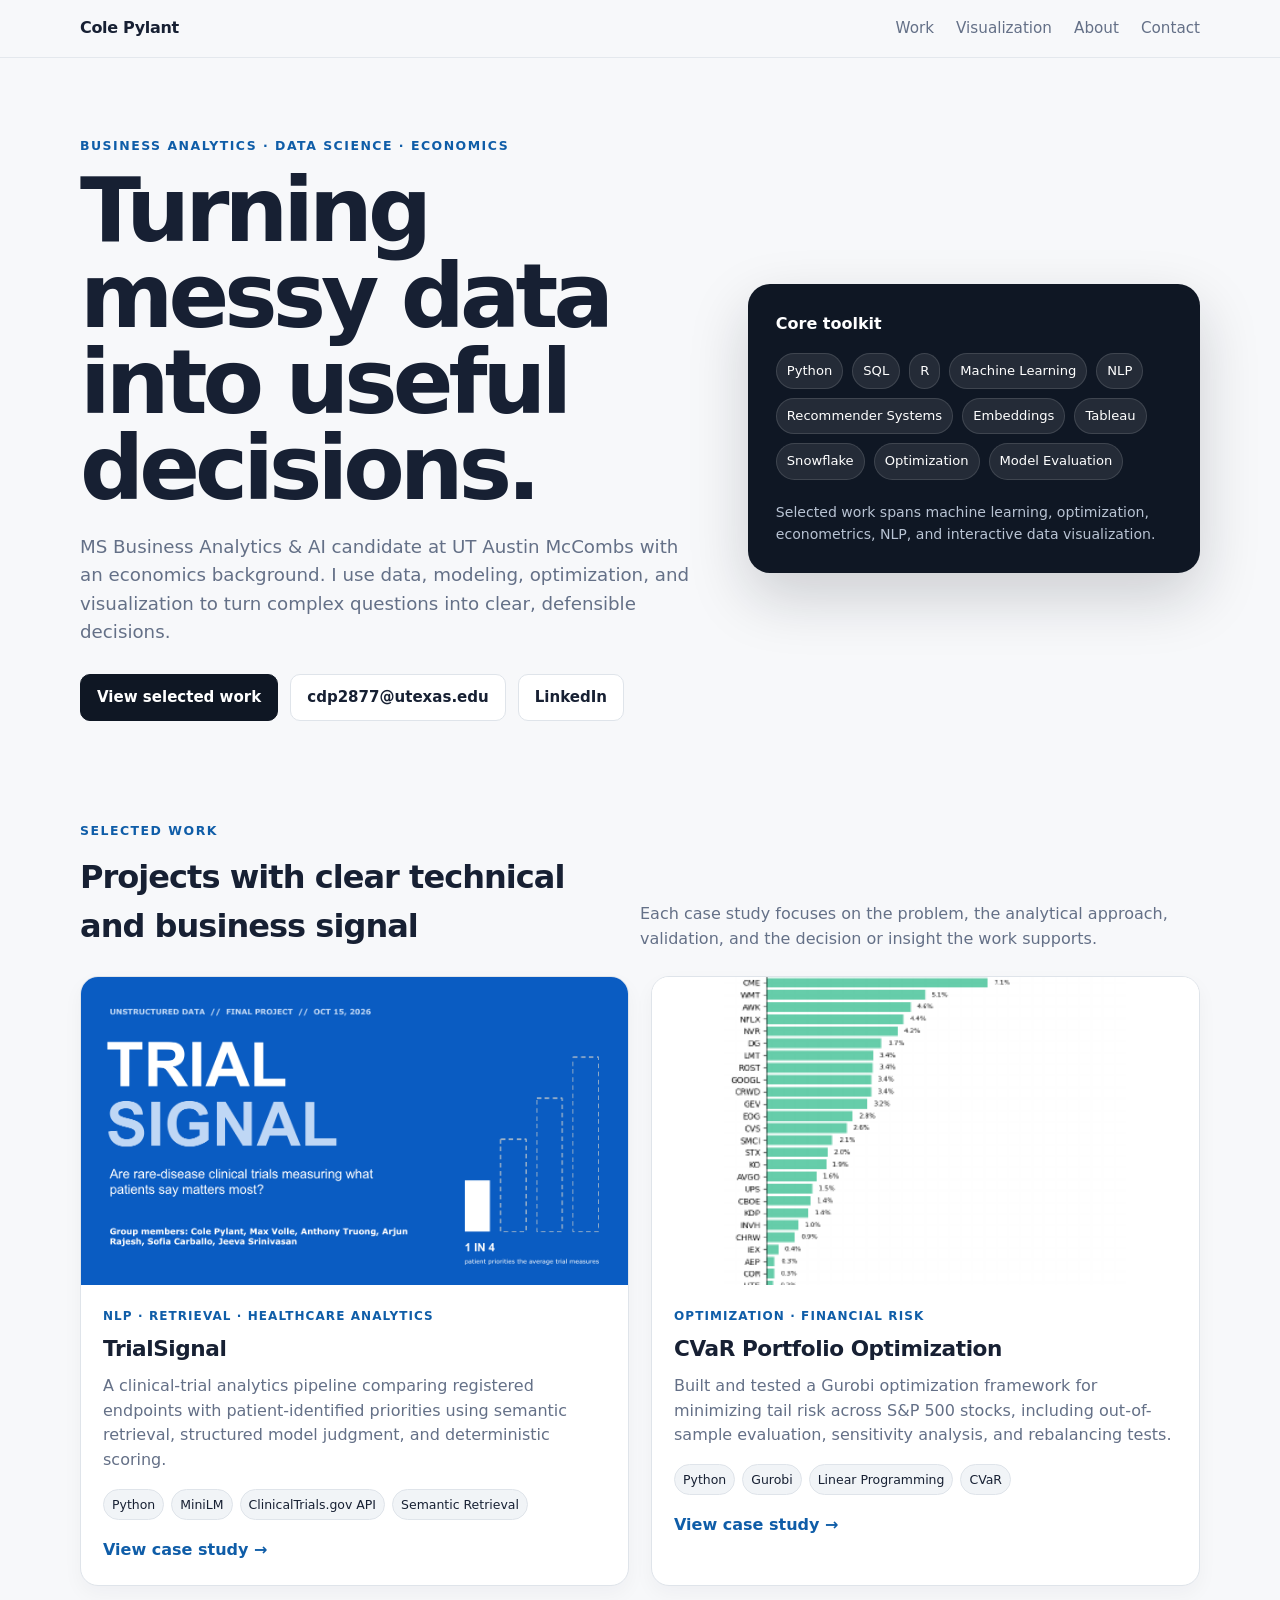
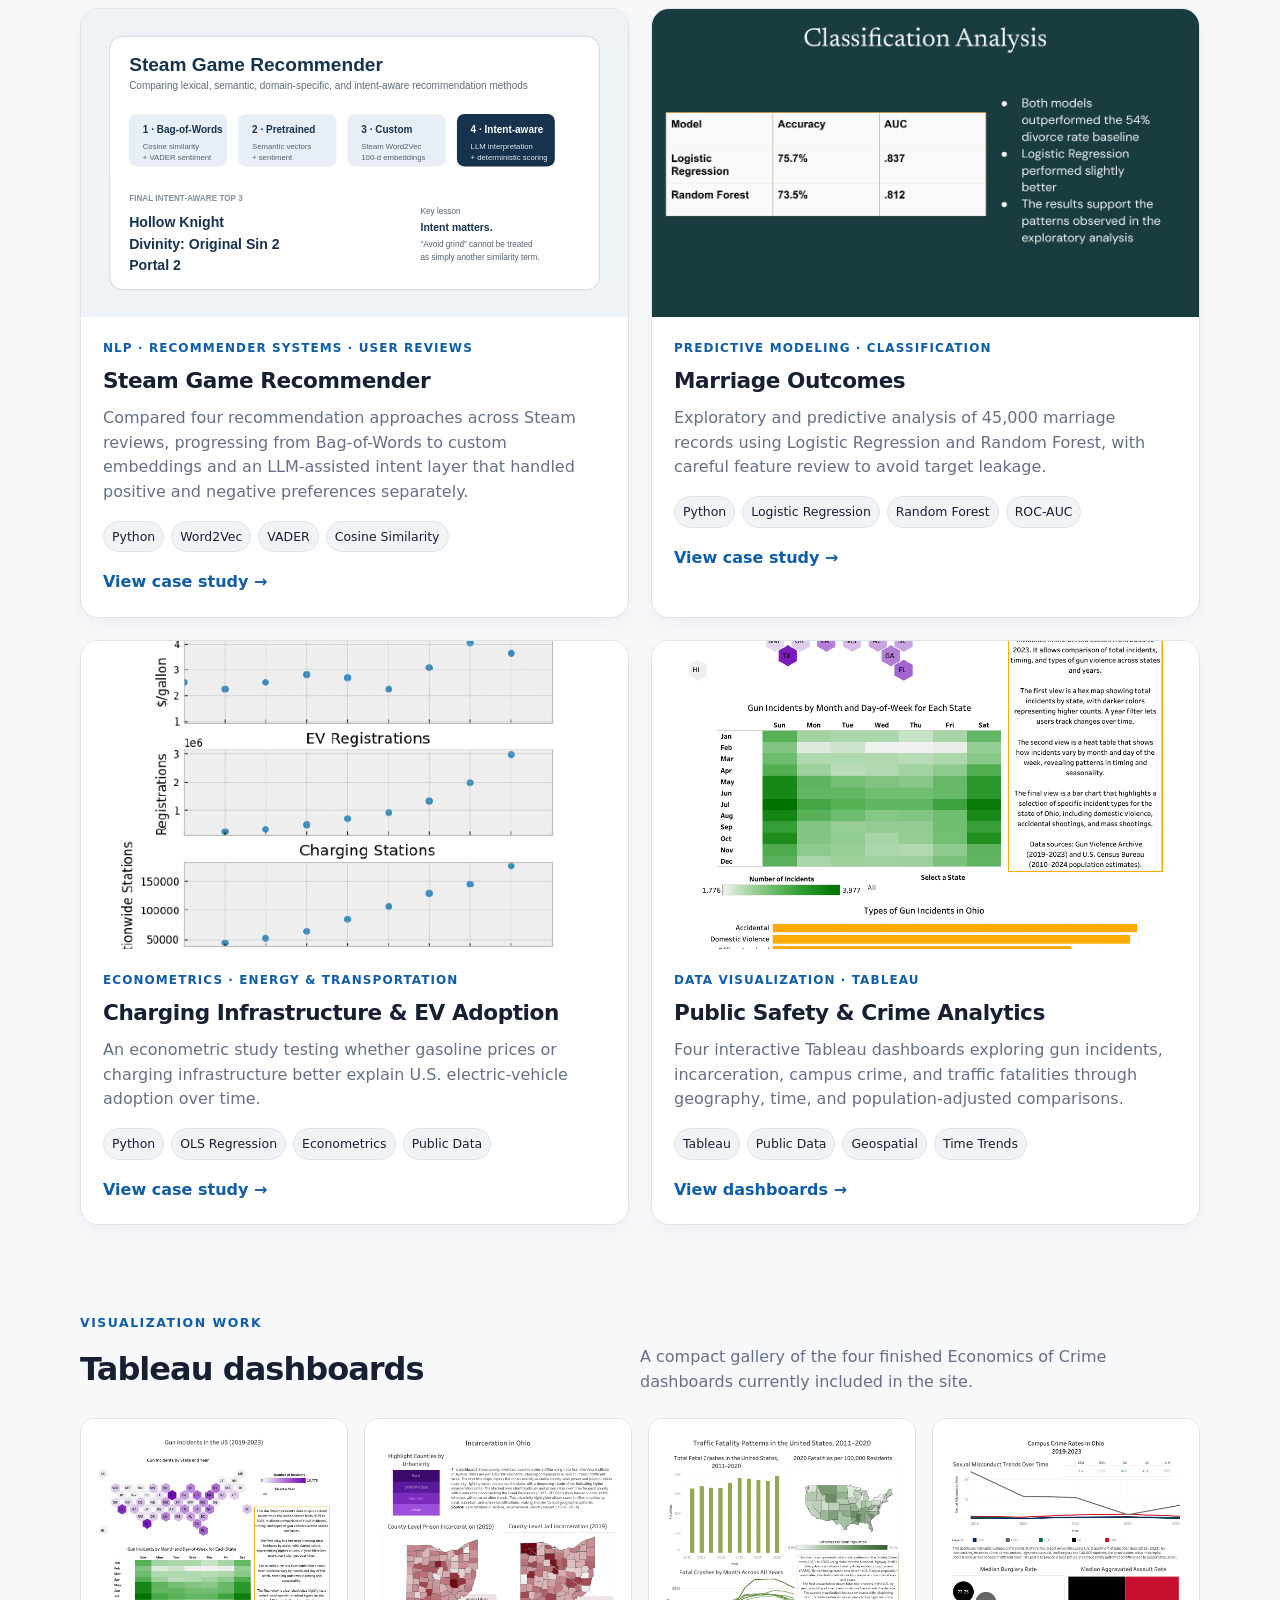
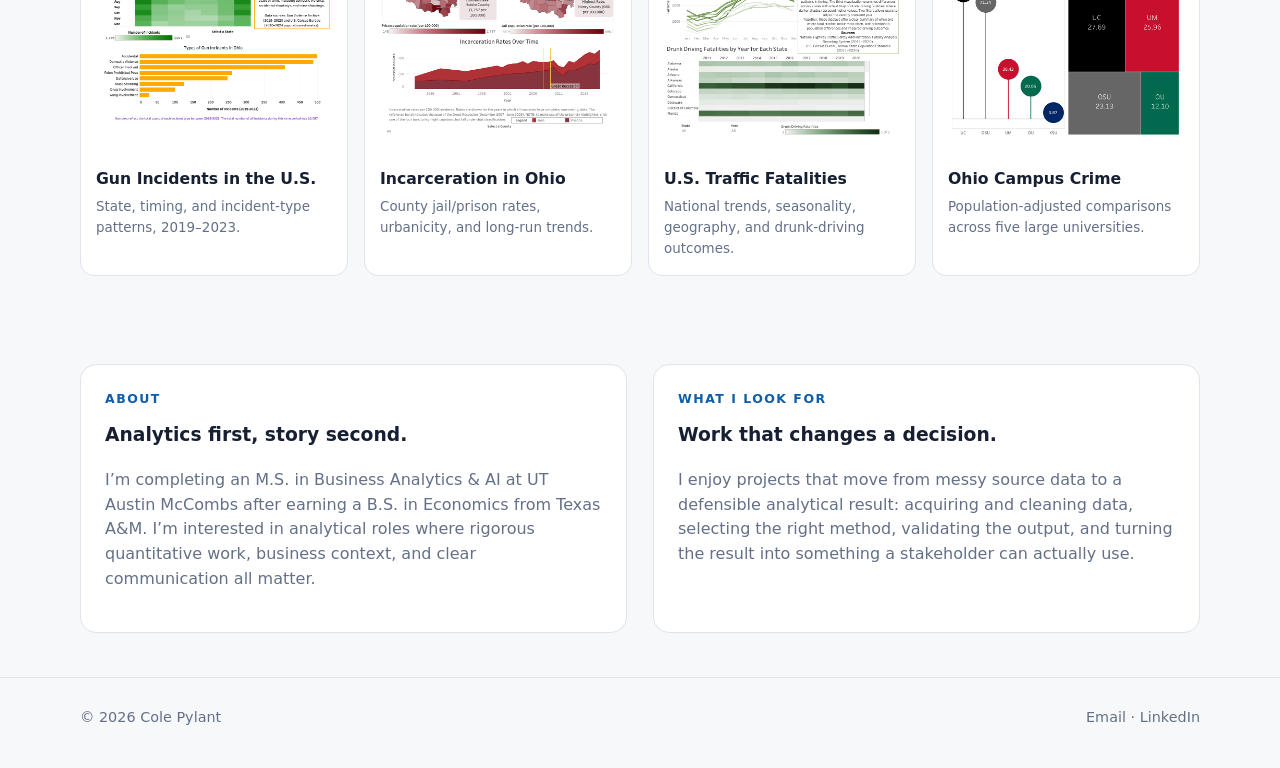
<file: index.html>
<!doctype html>
<html lang="en">
<head>
  <meta charset="utf-8"/>
  <meta name="viewport" content="width=device-width,initial-scale=1"/>
  <title>Cole Pylant | Analytics Portfolio</title>
  <meta name="description" content="Cole Pylant — analytics portfolio featuring machine learning, optimization, econometrics, data visualization, and applied analytics projects."/>
  <link rel="stylesheet" href="styles.css"/>
</head>
<body>
<nav class="nav"><div class="container nav-inner"><a class="brand" href="index.html">Cole Pylant</a><div class="nav-links"><a href="#work">Work</a><a href="#visualization">Visualization</a><a href="#about">About</a><a href="mailto:cdp2877@utexas.edu">Contact</a></div></div></nav>
<header class="hero"><div class="container hero-grid">
  <div>
    <div class="eyebrow">Business Analytics · Data Science · Economics</div>
    <h1>Turning messy data into useful decisions.</h1>
    <p>MS Business Analytics & AI candidate at UT Austin McCombs with an economics background. I use data, modeling, optimization, and visualization to turn complex questions into clear, defensible decisions.</p>
    <div class="button-row"><a class="btn primary" href="#work">View selected work</a><a class="btn" href="mailto:cdp2877@utexas.edu">cdp2877@utexas.edu</a><a class="btn" href="https://linkedin.com/in/colepylant" target="_blank" rel="noreferrer">LinkedIn</a></div>
  </div>
  <aside class="hero-panel">
    <h3>Core toolkit</h3>
    <div class="skill-cloud"><span class="tag">Python</span><span class="tag">SQL</span><span class="tag">R</span><span class="tag">Machine Learning</span><span class="tag">NLP</span><span class="tag">Recommender Systems</span><span class="tag">Embeddings</span><span class="tag">Tableau</span><span class="tag">Snowflake</span><span class="tag">Optimization</span><span class="tag">Model Evaluation</span></div>
    <div class="small">Selected work spans machine learning, optimization, econometrics, NLP, and interactive data visualization.</div>
  </aside>
</div></header>

<main>
<section id="work"><div class="container">
  <div class="section-head"><div><div class="eyebrow">Selected work</div><h2>Projects with clear technical and business signal</h2></div><p>Each case study focuses on the problem, the analytical approach, validation, and the decision or insight the work supports.</p></div>
  <div class="project-grid">
    <article class="card"><a href="projects/trialsignal.html"><div class="card-media"><img src="assets/images/trialsignal-hero.png" alt="TrialSignal presentation title slide"></div><div class="card-body"><div class="card-kicker">NLP · Retrieval · Healthcare Analytics</div><h3>TrialSignal</h3><p>A clinical-trial analytics pipeline comparing registered endpoints with patient-identified priorities using semantic retrieval, structured model judgment, and deterministic scoring.</p><div class="meta"><span>Python</span><span>MiniLM</span><span>ClinicalTrials.gov API</span><span>Semantic Retrieval</span></div><span class="card-link">View case study →</span></div></a></article>
    <article class="card"><a href="projects/cvar-portfolio.html"><div class="card-media"><img src="assets/images/cvar-hero.png" alt="Optimized portfolio composition chart"></div><div class="card-body"><div class="card-kicker">Optimization · Financial Risk</div><h3>CVaR Portfolio Optimization</h3><p>Built and tested a Gurobi optimization framework for minimizing tail risk across S&amp;P 500 stocks, including out-of-sample evaluation, sensitivity analysis, and rebalancing tests.</p><div class="meta"><span>Python</span><span>Gurobi</span><span>Linear Programming</span><span>CVaR</span></div><span class="card-link">View case study →</span></div></a></article>
    <article class="card"><a href="projects/steam-recommender.html"><div class="card-media"><img src="assets/images/steam-recommender-hero.svg" alt="Steam game recommender methods and results"></div><div class="card-body"><div class="card-kicker">NLP · Recommender Systems · User Reviews</div><h3>Steam Game Recommender</h3><p>Compared four recommendation approaches across Steam reviews, progressing from Bag-of-Words to custom embeddings and an LLM-assisted intent layer that handled positive and negative preferences separately.</p><div class="meta"><span>Python</span><span>Word2Vec</span><span>VADER</span><span>Cosine Similarity</span></div><span class="card-link">View case study →</span></div></a></article>
    <article class="card"><a href="projects/marriage-outcomes.html"><div class="card-media"><img src="assets/images/marriage-models.png" alt="Marriage outcomes classification results"></div><div class="card-body"><div class="card-kicker">Predictive Modeling · Classification</div><h3>Marriage Outcomes</h3><p>Exploratory and predictive analysis of 45,000 marriage records using Logistic Regression and Random Forest, with careful feature review to avoid target leakage.</p><div class="meta"><span>Python</span><span>Logistic Regression</span><span>Random Forest</span><span>ROC-AUC</span></div><span class="card-link">View case study →</span></div></a></article>
    <article class="card"><a href="projects/ev-adoption.html"><div class="card-media"><img src="assets/images/ev-adoption-hero.png" alt="EV registrations, gasoline prices, and charging infrastructure over time"></div><div class="card-body"><div class="card-kicker">Econometrics · Energy &amp; Transportation</div><h3>Charging Infrastructure &amp; EV Adoption</h3><p>An econometric study testing whether gasoline prices or charging infrastructure better explain U.S. electric-vehicle adoption over time.</p><div class="meta"><span>Python</span><span>OLS Regression</span><span>Econometrics</span><span>Public Data</span></div><span class="card-link">View case study →</span></div></a></article>
    <article class="card"><a href="projects/public-safety-tableau.html"><div class="card-media"><img src="assets/images/gun-incidents.png" alt="Gun incidents Tableau dashboard"></div><div class="card-body"><div class="card-kicker">Data Visualization · Tableau</div><h3>Public Safety &amp; Crime Analytics</h3><p>Four interactive Tableau dashboards exploring gun incidents, incarceration, campus crime, and traffic fatalities through geography, time, and population-adjusted comparisons.</p><div class="meta"><span>Tableau</span><span>Public Data</span><span>Geospatial</span><span>Time Trends</span></div><span class="card-link">View dashboards →</span></div></a></article>
  </div>
</div></section>

<section id="visualization"><div class="container">
  <div class="section-head"><div><div class="eyebrow">Visualization work</div><h2>Tableau dashboards</h2></div><p>A compact gallery of the four finished Economics of Crime dashboards currently included in the site.</p></div>
  <div class="dashboard-grid">
    <a class="dashboard-card" href="assets/docs/gun-incidents-us.pdf" target="_blank"><img src="assets/images/gun-incidents.png" alt="Gun incidents dashboard"><div class="pad"><h4>Gun Incidents in the U.S.</h4><p>State, timing, and incident-type patterns, 2019–2023.</p></div></a>
    <a class="dashboard-card" href="assets/docs/incarceration-ohio.pdf" target="_blank"><img src="assets/images/incarceration.png" alt="Ohio incarceration dashboard"><div class="pad"><h4>Incarceration in Ohio</h4><p>County jail/prison rates, urbanicity, and long-run trends.</p></div></a>
    <a class="dashboard-card" href="assets/docs/traffic-fatalities-us.pdf" target="_blank"><img src="assets/images/traffic-fatalities.png" alt="Traffic fatality dashboard"><div class="pad"><h4>U.S. Traffic Fatalities</h4><p>National trends, seasonality, geography, and drunk-driving outcomes.</p></div></a>
    <a class="dashboard-card" href="assets/docs/campus-crime-ohio.pdf" target="_blank"><img src="assets/images/campus-crime.png" alt="Ohio campus crime dashboard"><div class="pad"><h4>Ohio Campus Crime</h4><p>Population-adjusted comparisons across five large universities.</p></div></a>
  </div>
</div></section>

<section id="about"><div class="container"><div class="about-grid">
  <div class="panel"><div class="eyebrow">About</div><h3>Analytics first, story second.</h3><p>I’m completing an M.S. in Business Analytics & AI at UT Austin McCombs after earning a B.S. in Economics from Texas A&M. I’m interested in analytical roles where rigorous quantitative work, business context, and clear communication all matter.</p></div>
  <div class="panel"><div class="eyebrow">What I look for</div><h3>Work that changes a decision.</h3><p>I enjoy projects that move from messy source data to a defensible analytical result: acquiring and cleaning data, selecting the right method, validating the output, and turning the result into something a stakeholder can actually use.</p></div>
</div></div></section>
</main>
<footer class="footer"><div class="container footer-inner"><div>© 2026 Cole Pylant</div><div><a href="mailto:cdp2877@utexas.edu">Email</a> · <a href="https://linkedin.com/in/colepylant" target="_blank" rel="noreferrer">LinkedIn</a></div></div></footer>
</body></html>
</file>
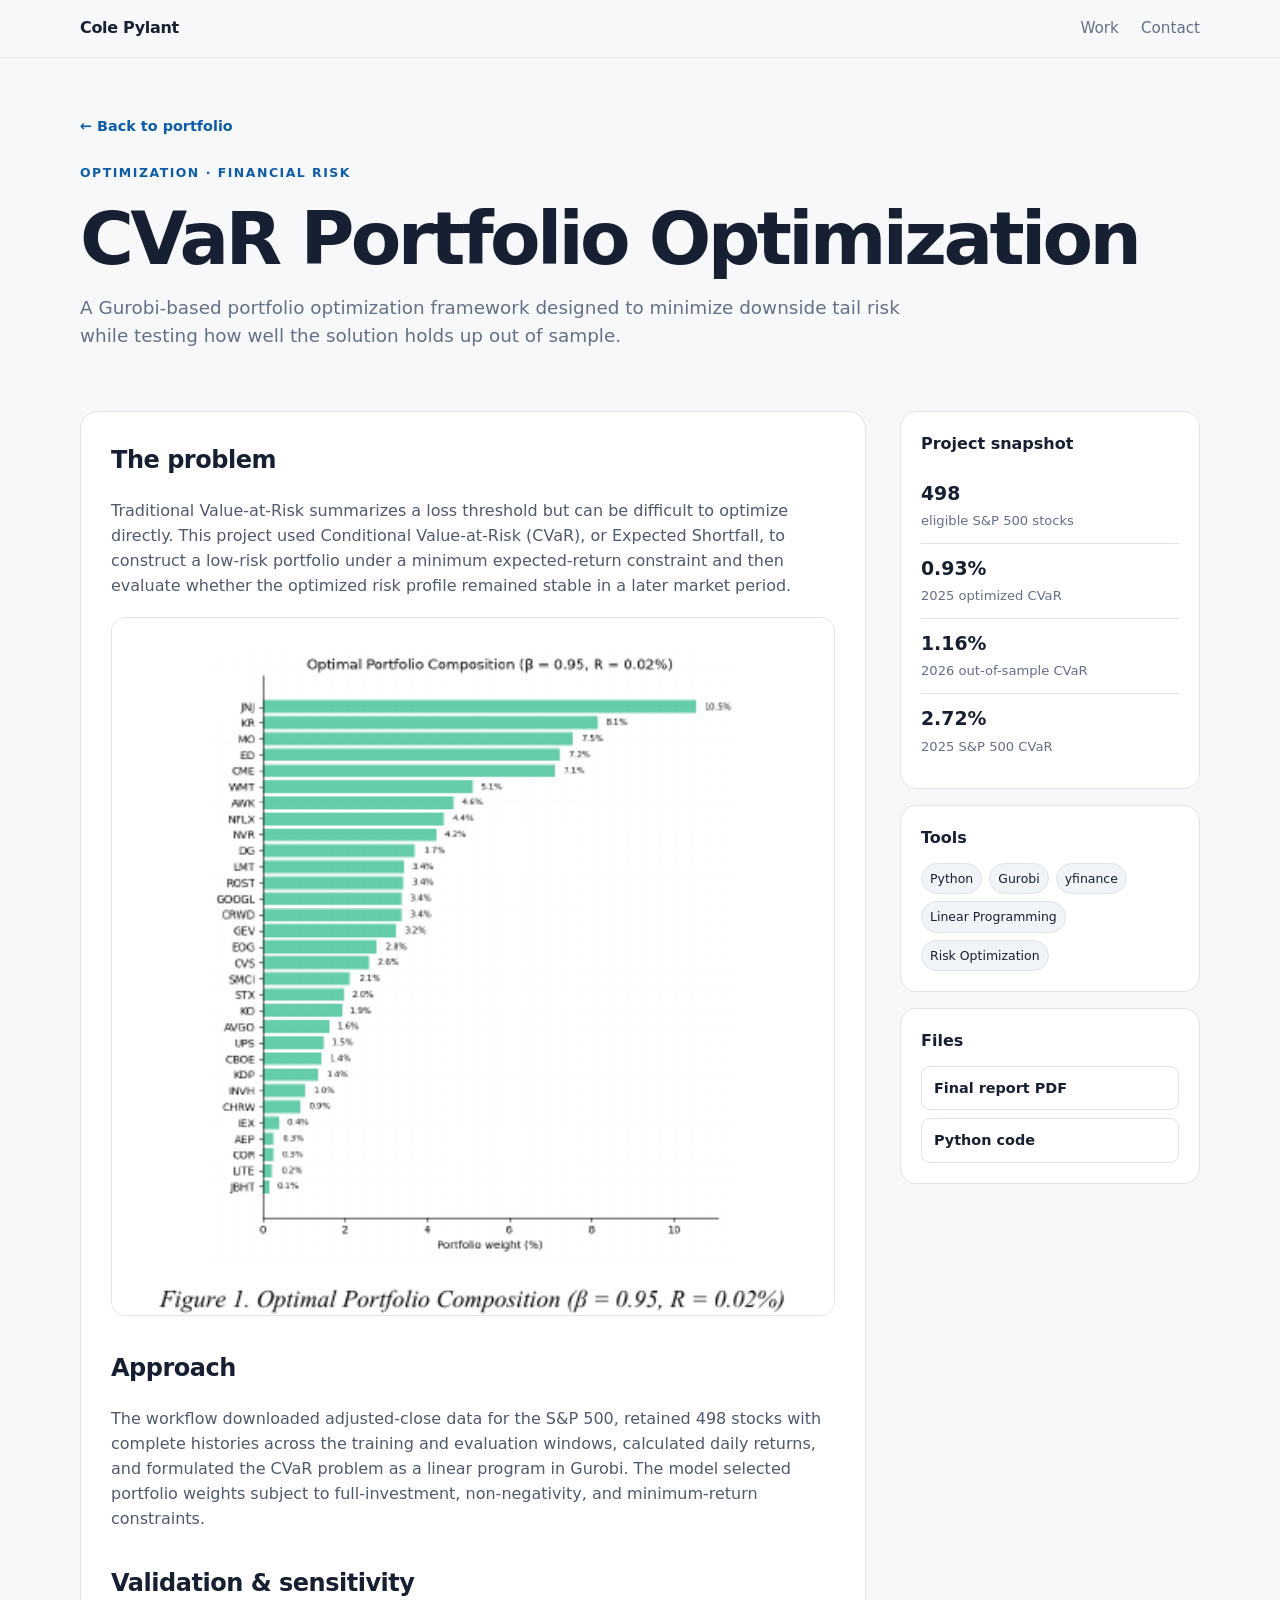
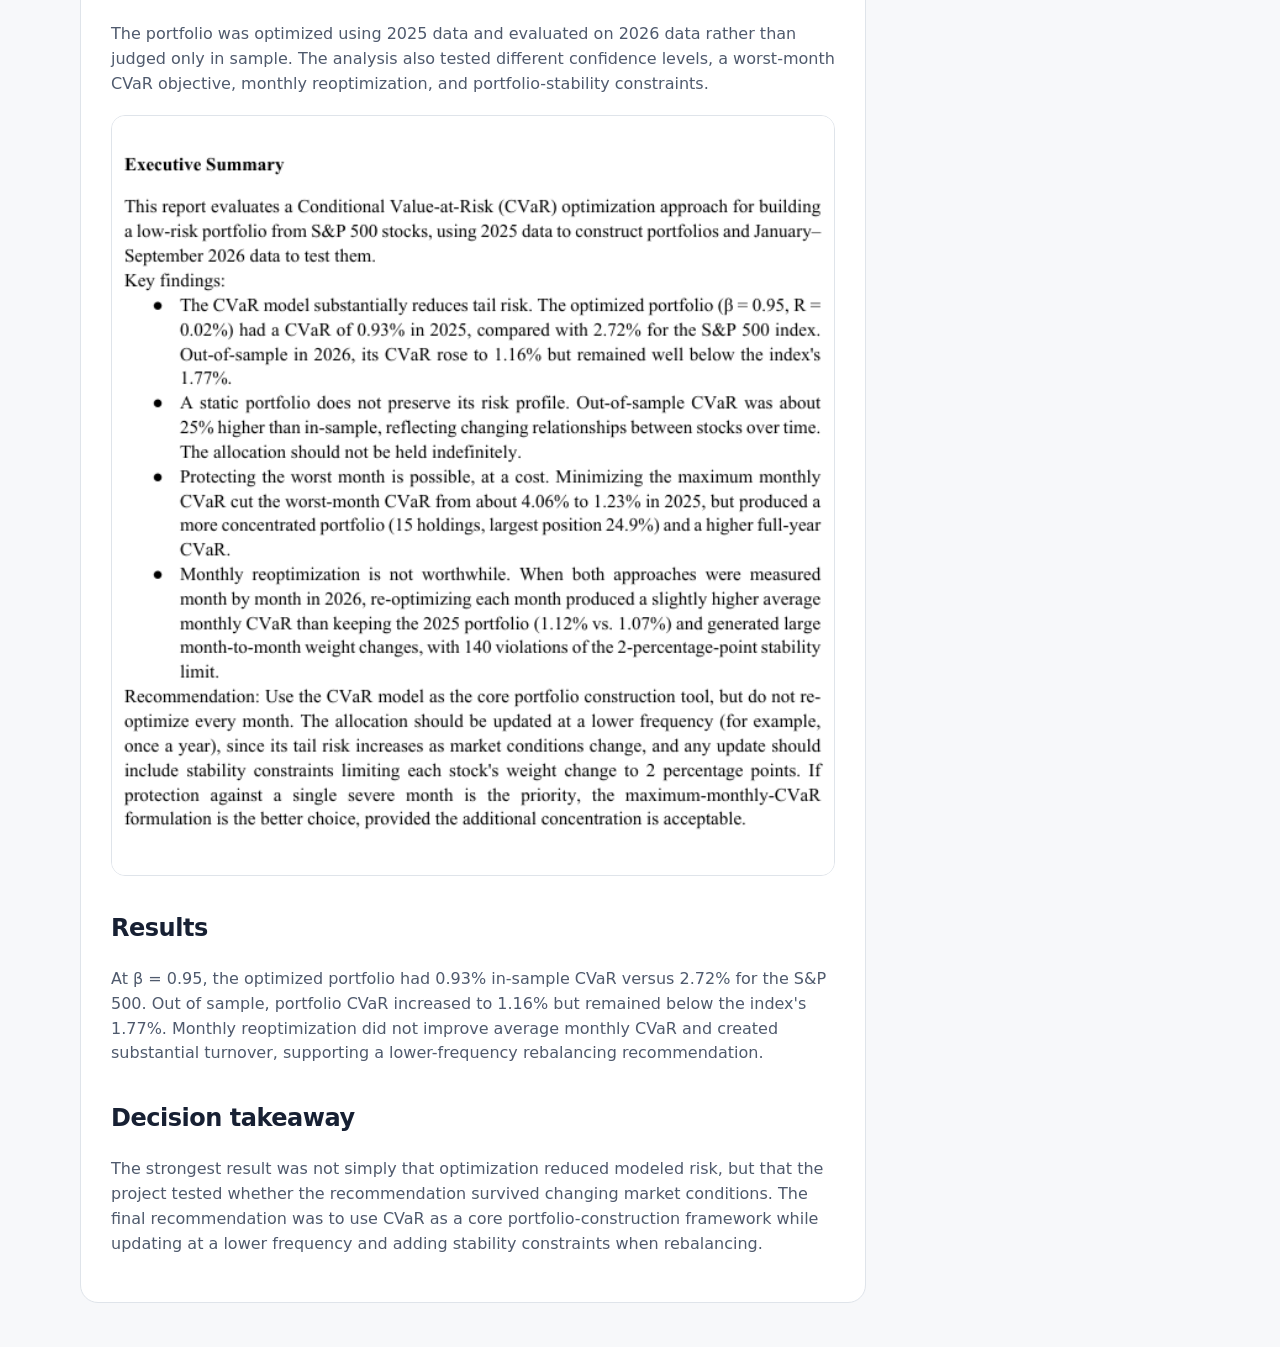
<file: projects/cvar-portfolio.html>
<!doctype html><html lang="en"><head><meta charset="utf-8"><meta name="viewport" content="width=device-width,initial-scale=1"><title>CVaR Portfolio Optimization | Cole Pylant</title><link rel="stylesheet" href="../styles.css"></head><body>
<nav class="nav"><div class="container nav-inner"><a class="brand" href="../index.html">Cole Pylant</a><div class="nav-links"><a href="../index.html#work">Work</a><a href="mailto:cdp2877@utexas.edu">Contact</a></div></div></nav>
<header class="project-hero"><div class="container"><a class="back" href="../index.html">← Back to portfolio</a><div class="eyebrow" style="margin-top:24px">Optimization · Financial Risk</div><h1 class="project-title">CVaR Portfolio Optimization</h1><p class="lede">A Gurobi-based portfolio optimization framework designed to minimize downside tail risk while testing how well the solution holds up out of sample.</p></div></header>
<main><section style="padding-top:12px"><div class="container project-layout">
<article class="project-content">
<h2>The problem</h2><p>Traditional Value-at-Risk summarizes a loss threshold but can be difficult to optimize directly. This project used Conditional Value-at-Risk (CVaR), or Expected Shortfall, to construct a low-risk portfolio under a minimum expected-return constraint and then evaluate whether the optimized risk profile remained stable in a later market period.</p>
<div class="project-visual"><img src="../assets/images/cvar-hero.png" alt="Optimal CVaR portfolio composition"></div>
<h2>Approach</h2><p>The workflow downloaded adjusted-close data for the S&amp;P 500, retained 498 stocks with complete histories across the training and evaluation windows, calculated daily returns, and formulated the CVaR problem as a linear program in Gurobi. The model selected portfolio weights subject to full-investment, non-negativity, and minimum-return constraints.</p>
<h2>Validation &amp; sensitivity</h2><p>The portfolio was optimized using 2025 data and evaluated on 2026 data rather than judged only in sample. The analysis also tested different confidence levels, a worst-month CVaR objective, monthly reoptimization, and portfolio-stability constraints.</p>
<div class="project-visual"><img src="../assets/images/cvar-summary.png" alt="Executive summary of CVaR optimization results"></div>
<h2>Results</h2><p>At β = 0.95, the optimized portfolio had 0.93% in-sample CVaR versus 2.72% for the S&amp;P 500. Out of sample, portfolio CVaR increased to 1.16% but remained below the index's 1.77%. Monthly reoptimization did not improve average monthly CVaR and created substantial turnover, supporting a lower-frequency rebalancing recommendation.</p>
<h2>Decision takeaway</h2><p>The strongest result was not simply that optimization reduced modeled risk, but that the project tested whether the recommendation survived changing market conditions. The final recommendation was to use CVaR as a core portfolio-construction framework while updating at a lower frequency and adding stability constraints when rebalancing.</p>
</article>
<aside class="sidebar"><div class="side-card"><h4>Project snapshot</h4><div class="metric"><strong>498</strong><span>eligible S&amp;P 500 stocks</span></div><div class="metric"><strong>0.93%</strong><span>2025 optimized CVaR</span></div><div class="metric"><strong>1.16%</strong><span>2026 out-of-sample CVaR</span></div><div class="metric"><strong>2.72%</strong><span>2025 S&amp;P 500 CVaR</span></div></div><div class="side-card"><h4>Tools</h4><div class="meta"><span>Python</span><span>Gurobi</span><span>yfinance</span><span>Linear Programming</span><span>Risk Optimization</span></div></div><div class="side-card"><h4>Files</h4><div class="download-list"><a href="../assets/docs/cvar-portfolio-report.pdf" target="_blank">Final report PDF</a><a href="../assets/docs/cvar-portfolio-code.py">Python code</a></div></div></aside>
</div></section></main></body></html>
</file>
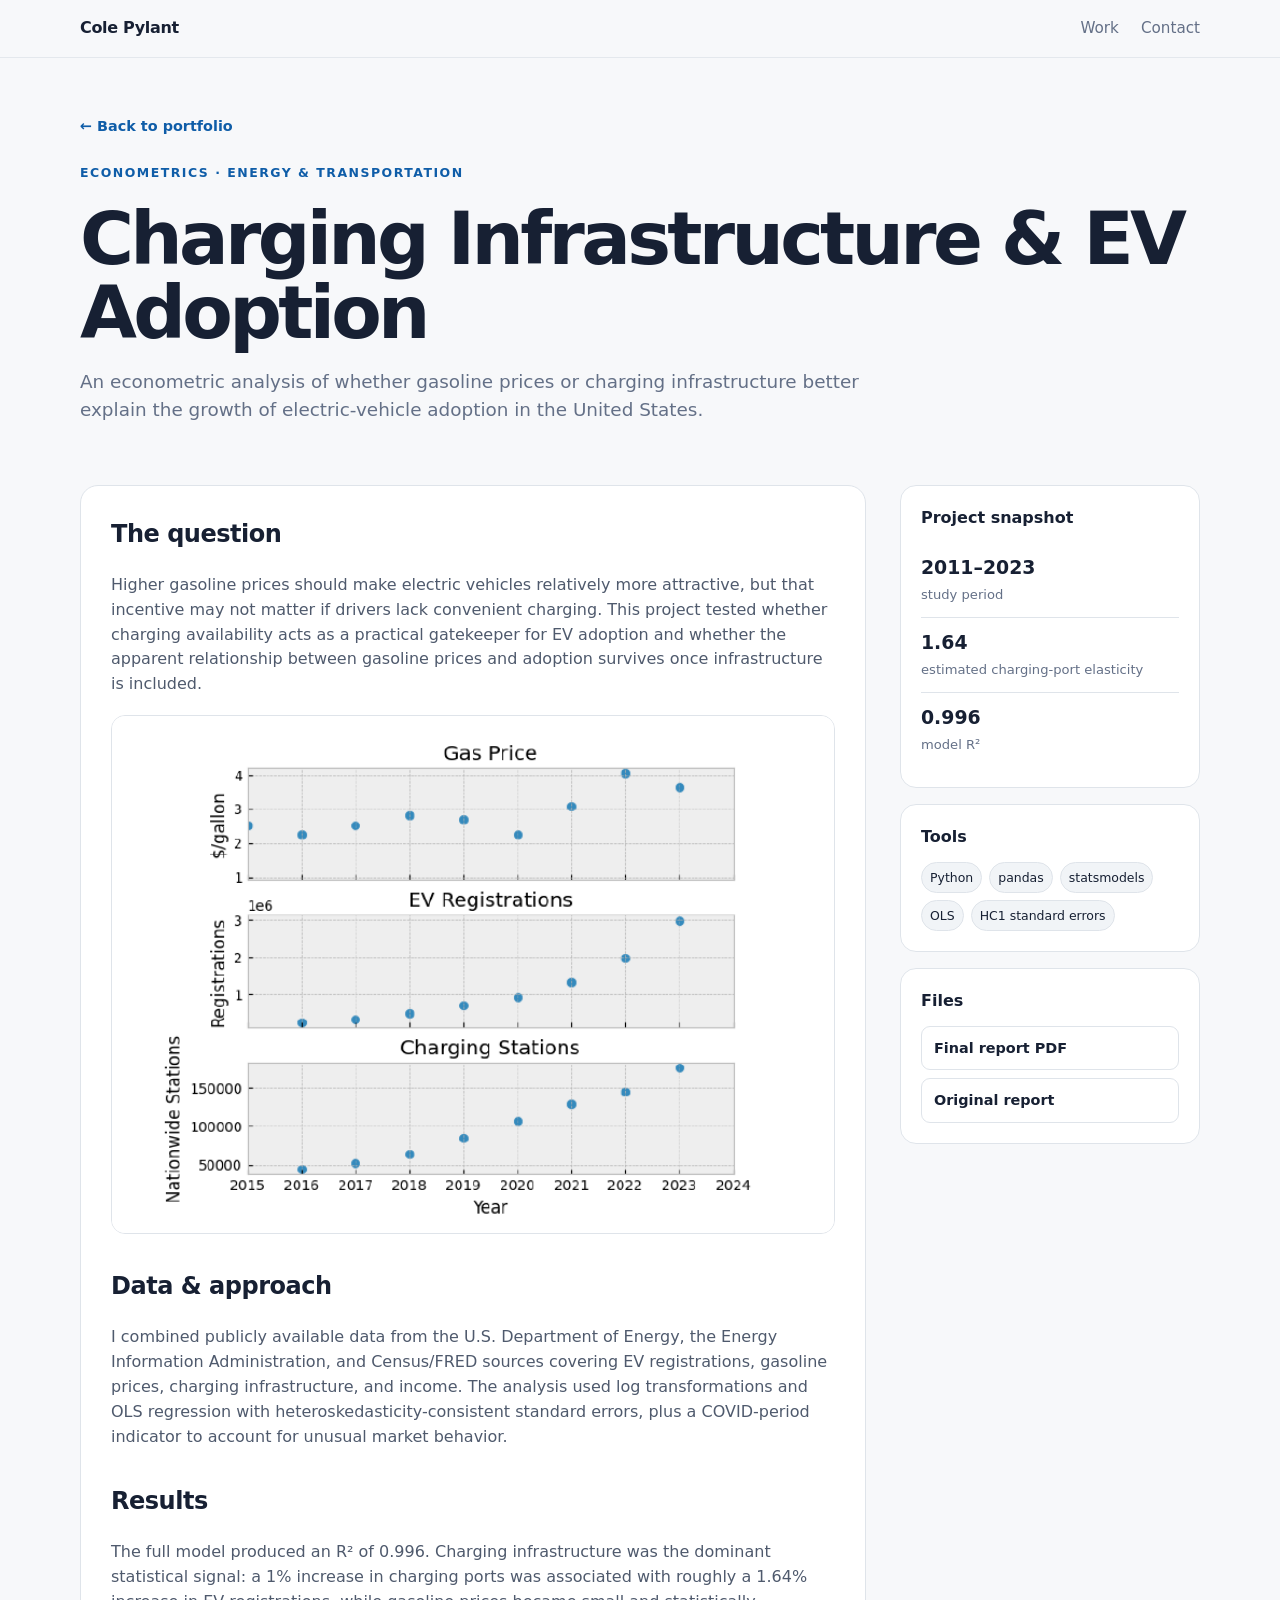
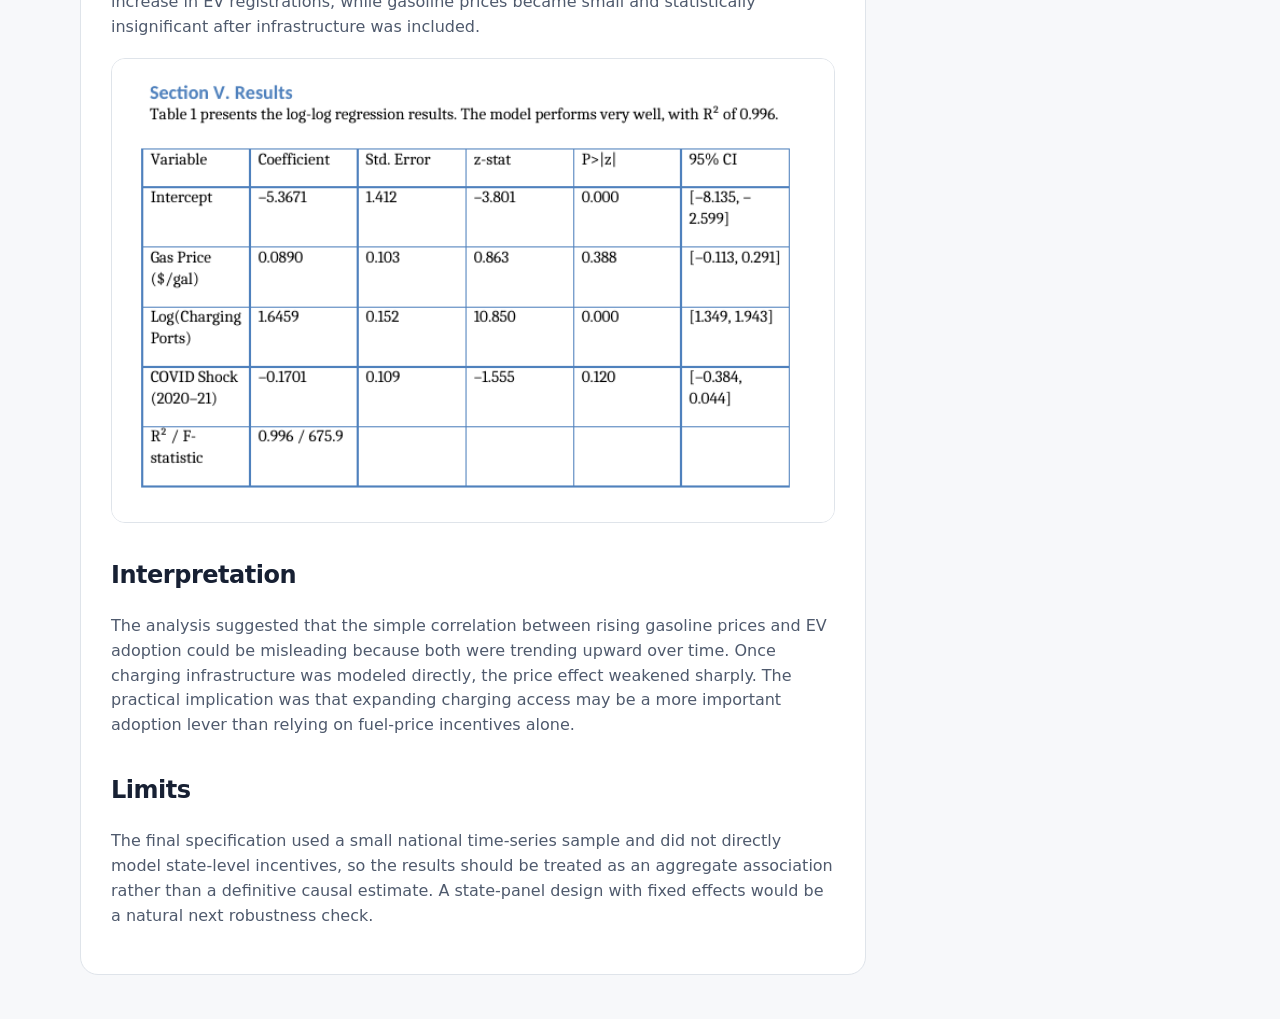
<file: projects/ev-adoption.html>
<!doctype html><html lang="en"><head><meta charset="utf-8"><meta name="viewport" content="width=device-width,initial-scale=1"><title>EV Adoption | Cole Pylant</title><link rel="stylesheet" href="../styles.css"></head><body>
<nav class="nav"><div class="container nav-inner"><a class="brand" href="../index.html">Cole Pylant</a><div class="nav-links"><a href="../index.html#work">Work</a><a href="mailto:cdp2877@utexas.edu">Contact</a></div></div></nav>
<header class="project-hero"><div class="container"><a class="back" href="../index.html">← Back to portfolio</a><div class="eyebrow" style="margin-top:24px">Econometrics · Energy &amp; Transportation</div><h1 class="project-title">Charging Infrastructure &amp; EV Adoption</h1><p class="lede">An econometric analysis of whether gasoline prices or charging infrastructure better explain the growth of electric-vehicle adoption in the United States.</p></div></header>
<main><section style="padding-top:12px"><div class="container project-layout">
<article class="project-content">
<h2>The question</h2><p>Higher gasoline prices should make electric vehicles relatively more attractive, but that incentive may not matter if drivers lack convenient charging. This project tested whether charging availability acts as a practical gatekeeper for EV adoption and whether the apparent relationship between gasoline prices and adoption survives once infrastructure is included.</p>
<div class="project-visual"><img src="../assets/images/ev-adoption-hero.png" alt="Trends in gasoline prices, EV registrations, and charging stations"></div>
<h2>Data &amp; approach</h2><p>I combined publicly available data from the U.S. Department of Energy, the Energy Information Administration, and Census/FRED sources covering EV registrations, gasoline prices, charging infrastructure, and income. The analysis used log transformations and OLS regression with heteroskedasticity-consistent standard errors, plus a COVID-period indicator to account for unusual market behavior.</p>
<h2>Results</h2><p>The full model produced an R² of 0.996. Charging infrastructure was the dominant statistical signal: a 1% increase in charging ports was associated with roughly a 1.64% increase in EV registrations, while gasoline prices became small and statistically insignificant after infrastructure was included.</p>
<div class="project-visual"><img src="../assets/images/ev-results.png" alt="Regression results for the EV adoption model"></div>
<h2>Interpretation</h2><p>The analysis suggested that the simple correlation between rising gasoline prices and EV adoption could be misleading because both were trending upward over time. Once charging infrastructure was modeled directly, the price effect weakened sharply. The practical implication was that expanding charging access may be a more important adoption lever than relying on fuel-price incentives alone.</p>
<h2>Limits</h2><p>The final specification used a small national time-series sample and did not directly model state-level incentives, so the results should be treated as an aggregate association rather than a definitive causal estimate. A state-panel design with fixed effects would be a natural next robustness check.</p>
</article>
<aside class="sidebar"><div class="side-card"><h4>Project snapshot</h4><div class="metric"><strong>2011–2023</strong><span>study period</span></div><div class="metric"><strong>1.64</strong><span>estimated charging-port elasticity</span></div><div class="metric"><strong>0.996</strong><span>model R²</span></div></div><div class="side-card"><h4>Tools</h4><div class="meta"><span>Python</span><span>pandas</span><span>statsmodels</span><span>OLS</span><span>HC1 standard errors</span></div></div><div class="side-card"><h4>Files</h4><div class="download-list"><a href="../assets/docs/ev-adoption-report.pdf" target="_blank">Final report PDF</a><a href="../assets/docs/ev-adoption-report.docx">Original report</a></div></div></aside>
</div></section></main></body></html>
</file>
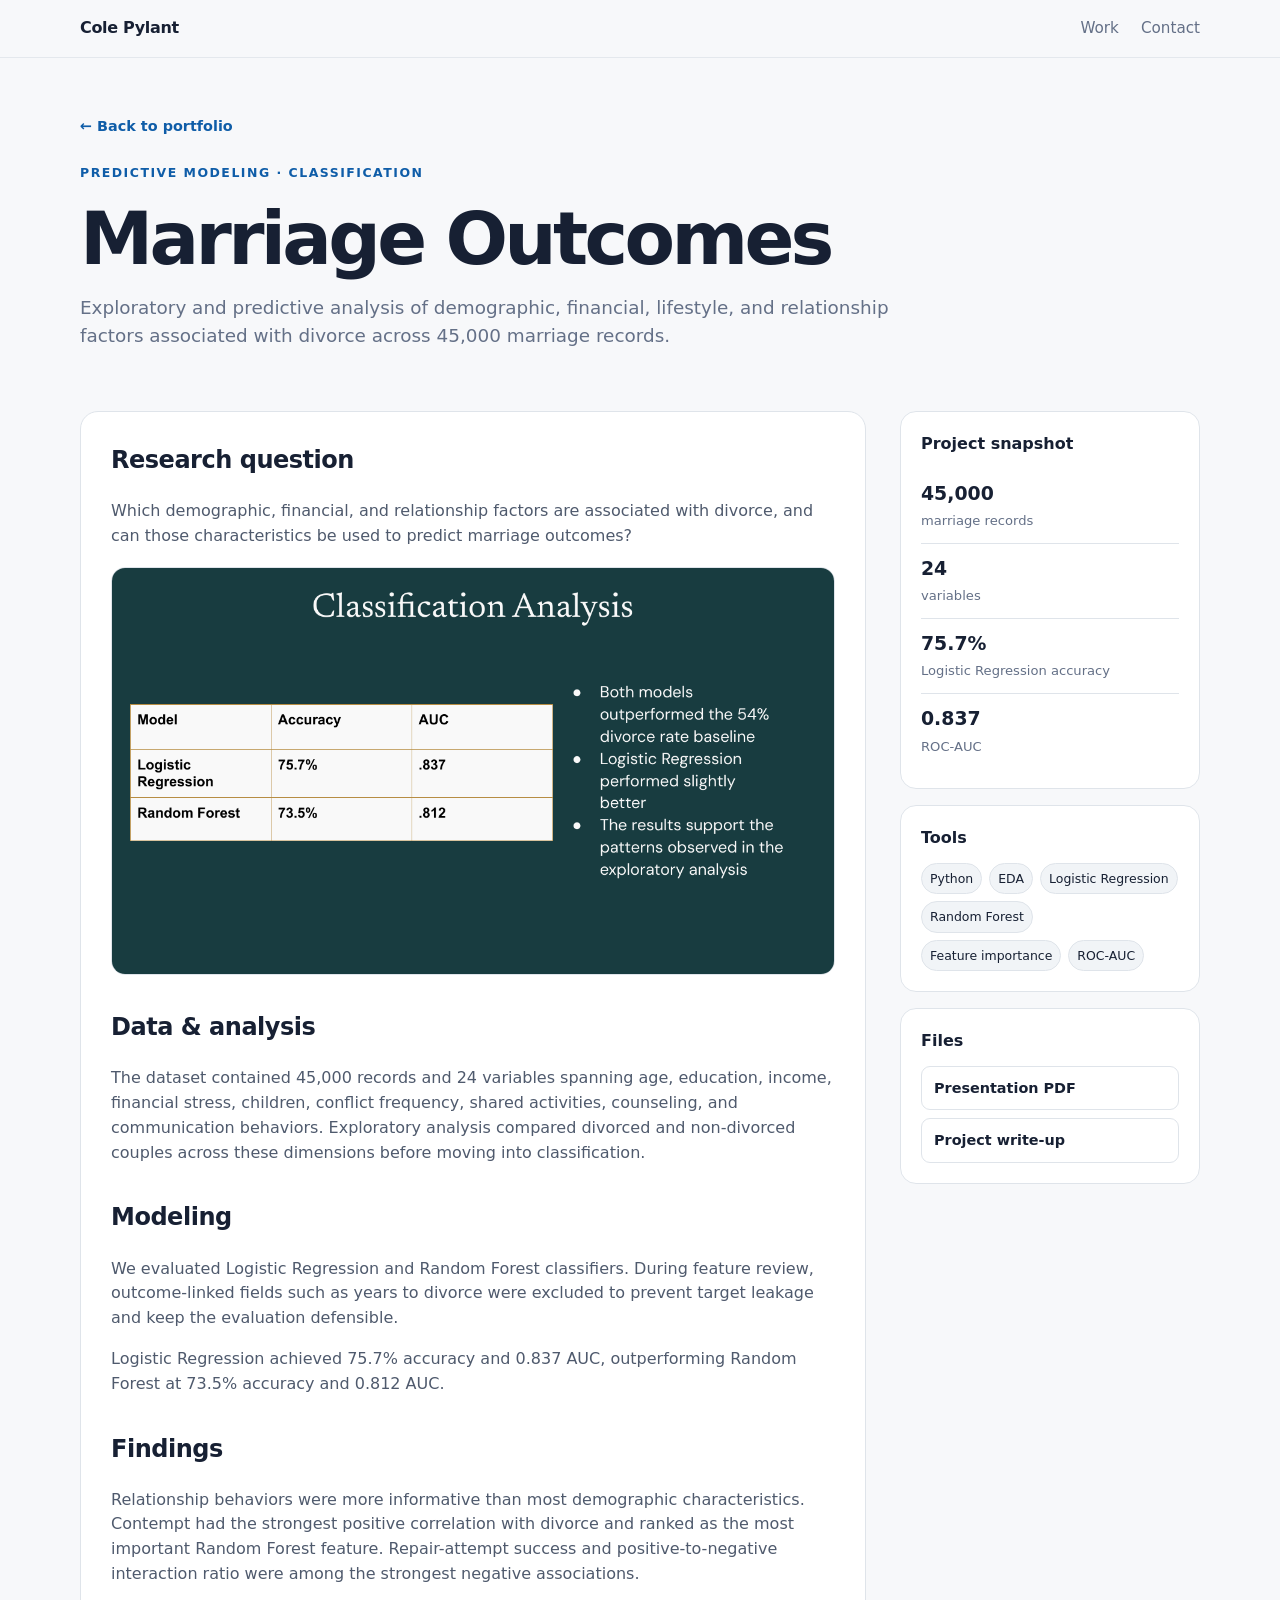
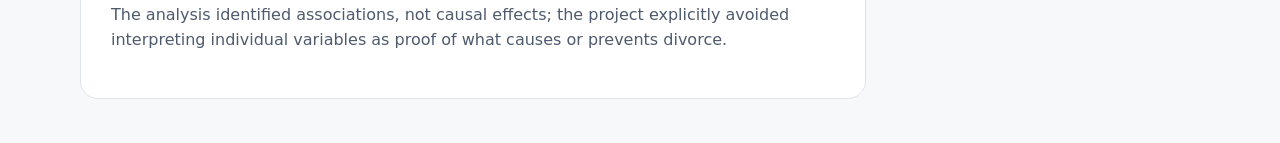
<file: projects/marriage-outcomes.html>
<!doctype html><html lang="en"><head><meta charset="utf-8"><meta name="viewport" content="width=device-width,initial-scale=1"><title>Marriage Outcomes | Cole Pylant</title><link rel="stylesheet" href="../styles.css"></head><body>
<nav class="nav"><div class="container nav-inner"><a class="brand" href="../index.html">Cole Pylant</a><div class="nav-links"><a href="../index.html#work">Work</a><a href="mailto:cdp2877@utexas.edu">Contact</a></div></div></nav>
<header class="project-hero"><div class="container"><a class="back" href="../index.html">← Back to portfolio</a><div class="eyebrow" style="margin-top:24px">Predictive modeling · Classification</div><h1 class="project-title">Marriage Outcomes</h1><p class="lede">Exploratory and predictive analysis of demographic, financial, lifestyle, and relationship factors associated with divorce across 45,000 marriage records.</p></div></header>
<main><section style="padding-top:12px"><div class="container project-layout">
<article class="project-content"><h2>Research question</h2><p>Which demographic, financial, and relationship factors are associated with divorce, and can those characteristics be used to predict marriage outcomes?</p><div class="project-visual"><img src="../assets/images/marriage-models.png" alt="Classification results"></div><h2>Data & analysis</h2><p>The dataset contained 45,000 records and 24 variables spanning age, education, income, financial stress, children, conflict frequency, shared activities, counseling, and communication behaviors. Exploratory analysis compared divorced and non-divorced couples across these dimensions before moving into classification.</p><h2>Modeling</h2><p>We evaluated Logistic Regression and Random Forest classifiers. During feature review, outcome-linked fields such as years to divorce were excluded to prevent target leakage and keep the evaluation defensible.</p><p>Logistic Regression achieved 75.7% accuracy and 0.837 AUC, outperforming Random Forest at 73.5% accuracy and 0.812 AUC.</p><h2>Findings</h2><p>Relationship behaviors were more informative than most demographic characteristics. Contempt had the strongest positive correlation with divorce and ranked as the most important Random Forest feature. Repair-attempt success and positive-to-negative interaction ratio were among the strongest negative associations.</p><p>The analysis identified associations, not causal effects; the project explicitly avoided interpreting individual variables as proof of what causes or prevents divorce.</p></article>
<aside class="sidebar"><div class="side-card"><h4>Project snapshot</h4><div class="metric"><strong>45,000</strong><span>marriage records</span></div><div class="metric"><strong>24</strong><span>variables</span></div><div class="metric"><strong>75.7%</strong><span>Logistic Regression accuracy</span></div><div class="metric"><strong>0.837</strong><span>ROC-AUC</span></div></div><div class="side-card"><h4>Tools</h4><div class="meta"><span>Python</span><span>EDA</span><span>Logistic Regression</span><span>Random Forest</span><span>Feature importance</span><span>ROC-AUC</span></div></div><div class="side-card"><h4>Files</h4><div class="download-list"><a href="../assets/docs/marriage-outcomes-presentation.pdf" target="_blank">Presentation PDF</a><a href="../assets/docs/marriage-outcomes-writeup.docx">Project write-up</a></div></div></aside>
</div></section></main></body></html>
</file>
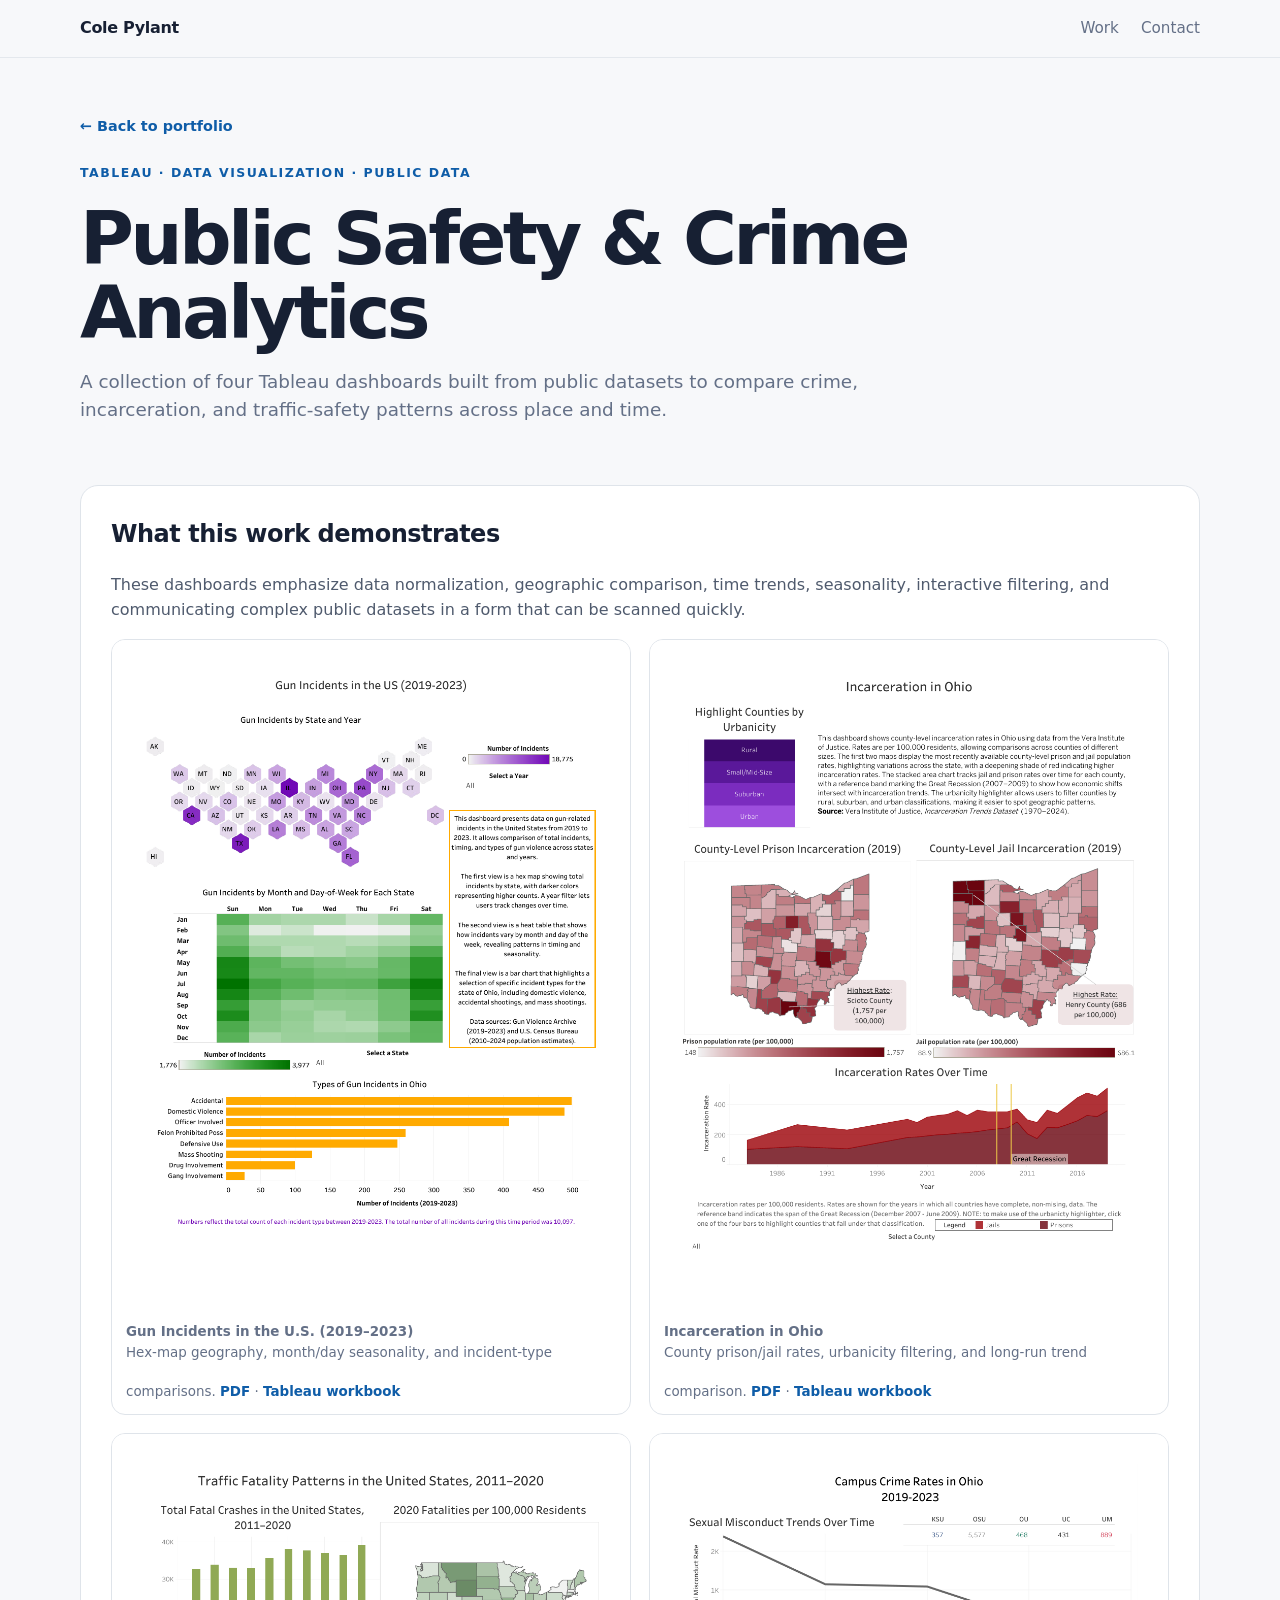
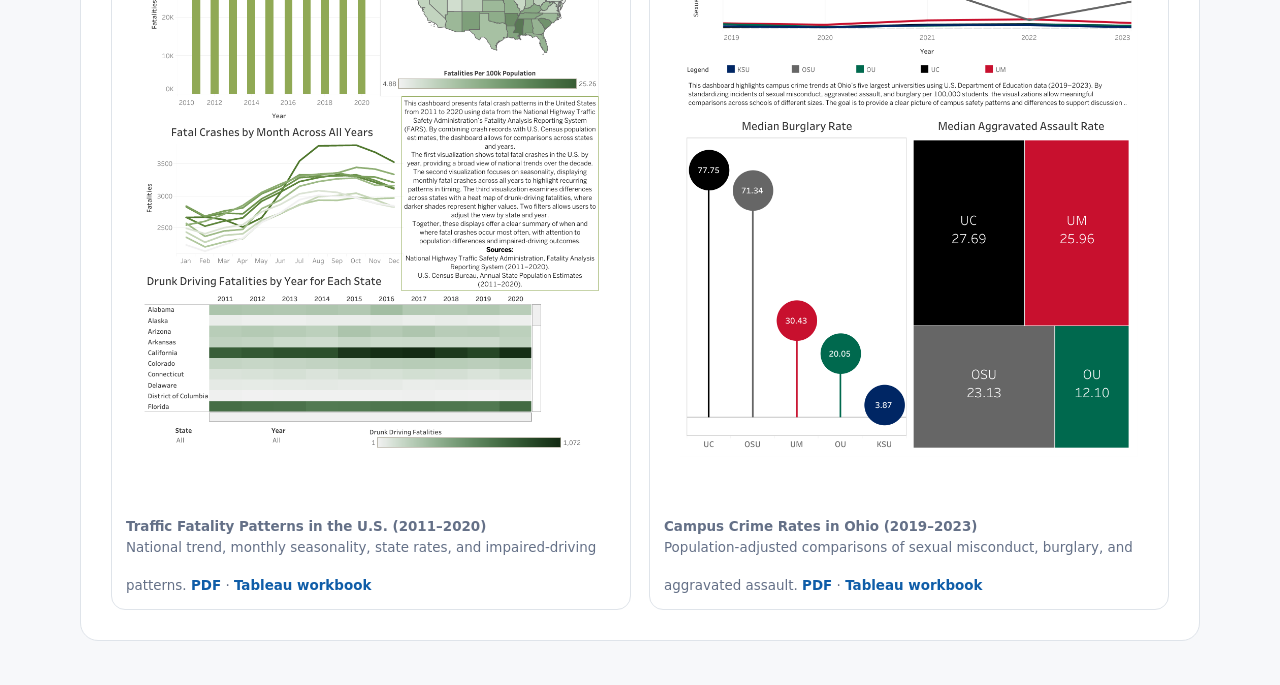
<file: projects/public-safety-tableau.html>
<!doctype html><html lang="en"><head><meta charset="utf-8"><meta name="viewport" content="width=device-width,initial-scale=1"><title>Public Safety Tableau | Cole Pylant</title><link rel="stylesheet" href="../styles.css"></head><body>
<nav class="nav"><div class="container nav-inner"><a class="brand" href="../index.html">Cole Pylant</a><div class="nav-links"><a href="../index.html#work">Work</a><a href="mailto:cdp2877@utexas.edu">Contact</a></div></div></nav>
<header class="project-hero"><div class="container"><a class="back" href="../index.html">← Back to portfolio</a><div class="eyebrow" style="margin-top:24px">Tableau · Data visualization · Public data</div><h1 class="project-title">Public Safety & Crime Analytics</h1><p class="lede">A collection of four Tableau dashboards built from public datasets to compare crime, incarceration, and traffic-safety patterns across place and time.</p></div></header>
<main><section style="padding-top:12px"><div class="container"><div class="project-content"><h2>What this work demonstrates</h2><p>These dashboards emphasize data normalization, geographic comparison, time trends, seasonality, interactive filtering, and communicating complex public datasets in a form that can be scanned quickly.</p><div class="dash-detail">
<figure><img src="../assets/images/gun-incidents.png" alt="Gun incidents dashboard"><figcaption><strong>Gun Incidents in the U.S. (2019–2023)</strong><br>Hex-map geography, month/day seasonality, and incident-type comparisons. <a class="card-link" href="../assets/docs/gun-incidents-us.pdf" target="_blank">PDF</a> · <a class="card-link" href="../assets/docs/gun-incidents-us.twbx">Tableau workbook</a></figcaption></figure>
<figure><img src="../assets/images/incarceration.png" alt="Ohio incarceration dashboard"><figcaption><strong>Incarceration in Ohio</strong><br>County prison/jail rates, urbanicity filtering, and long-run trend comparison. <a class="card-link" href="../assets/docs/incarceration-ohio.pdf" target="_blank">PDF</a> · <a class="card-link" href="../assets/docs/incarceration-ohio.twbx">Tableau workbook</a></figcaption></figure>
<figure><img src="../assets/images/traffic-fatalities.png" alt="Traffic fatalities dashboard"><figcaption><strong>Traffic Fatality Patterns in the U.S. (2011–2020)</strong><br>National trend, monthly seasonality, state rates, and impaired-driving patterns. <a class="card-link" href="../assets/docs/traffic-fatalities-us.pdf" target="_blank">PDF</a> · <a class="card-link" href="../assets/docs/traffic-fatalities-us.twbx">Tableau workbook</a></figcaption></figure>
<figure><img src="../assets/images/campus-crime.png" alt="Ohio campus crime dashboard"><figcaption><strong>Campus Crime Rates in Ohio (2019–2023)</strong><br>Population-adjusted comparisons of sexual misconduct, burglary, and aggravated assault. <a class="card-link" href="../assets/docs/campus-crime-ohio.pdf" target="_blank">PDF</a> · <a class="card-link" href="../assets/docs/campus-crime-ohio.twbx">Tableau workbook</a></figcaption></figure>
</div></div></div></section></main></body></html>
</file>
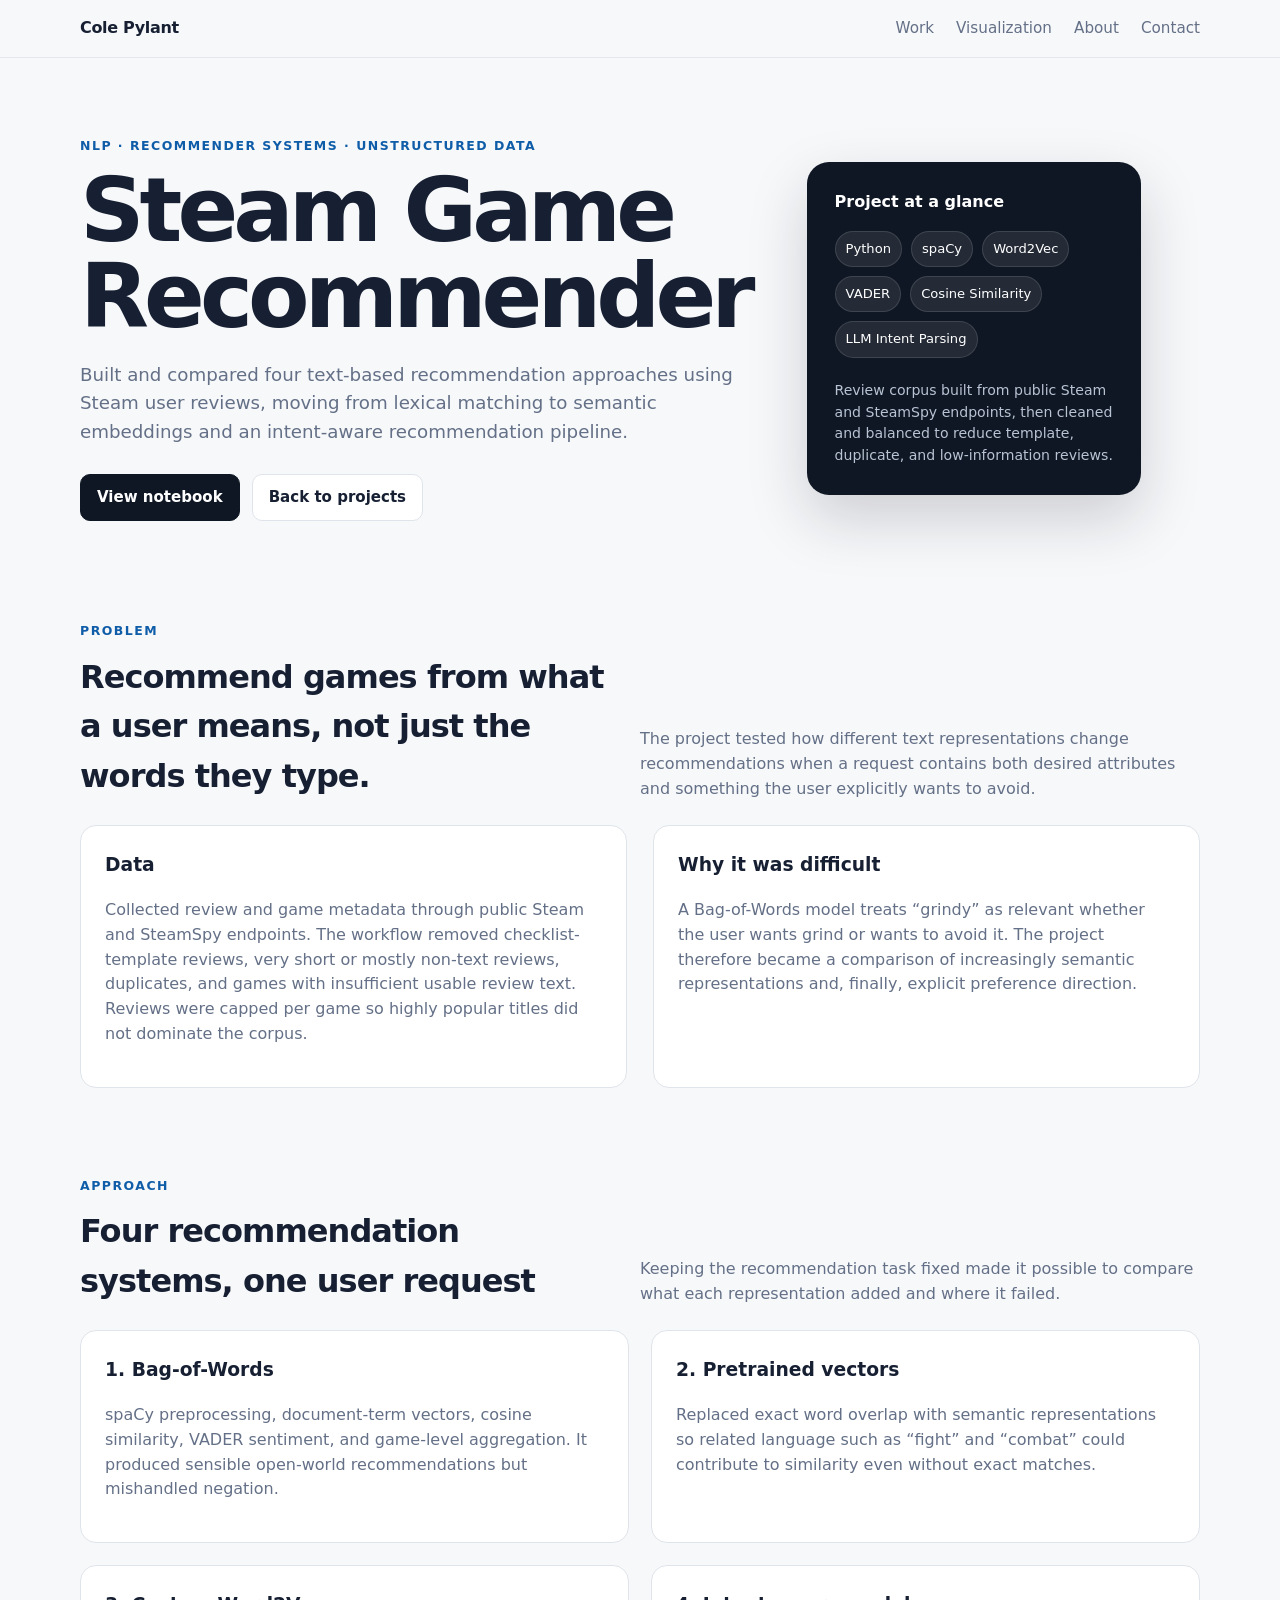
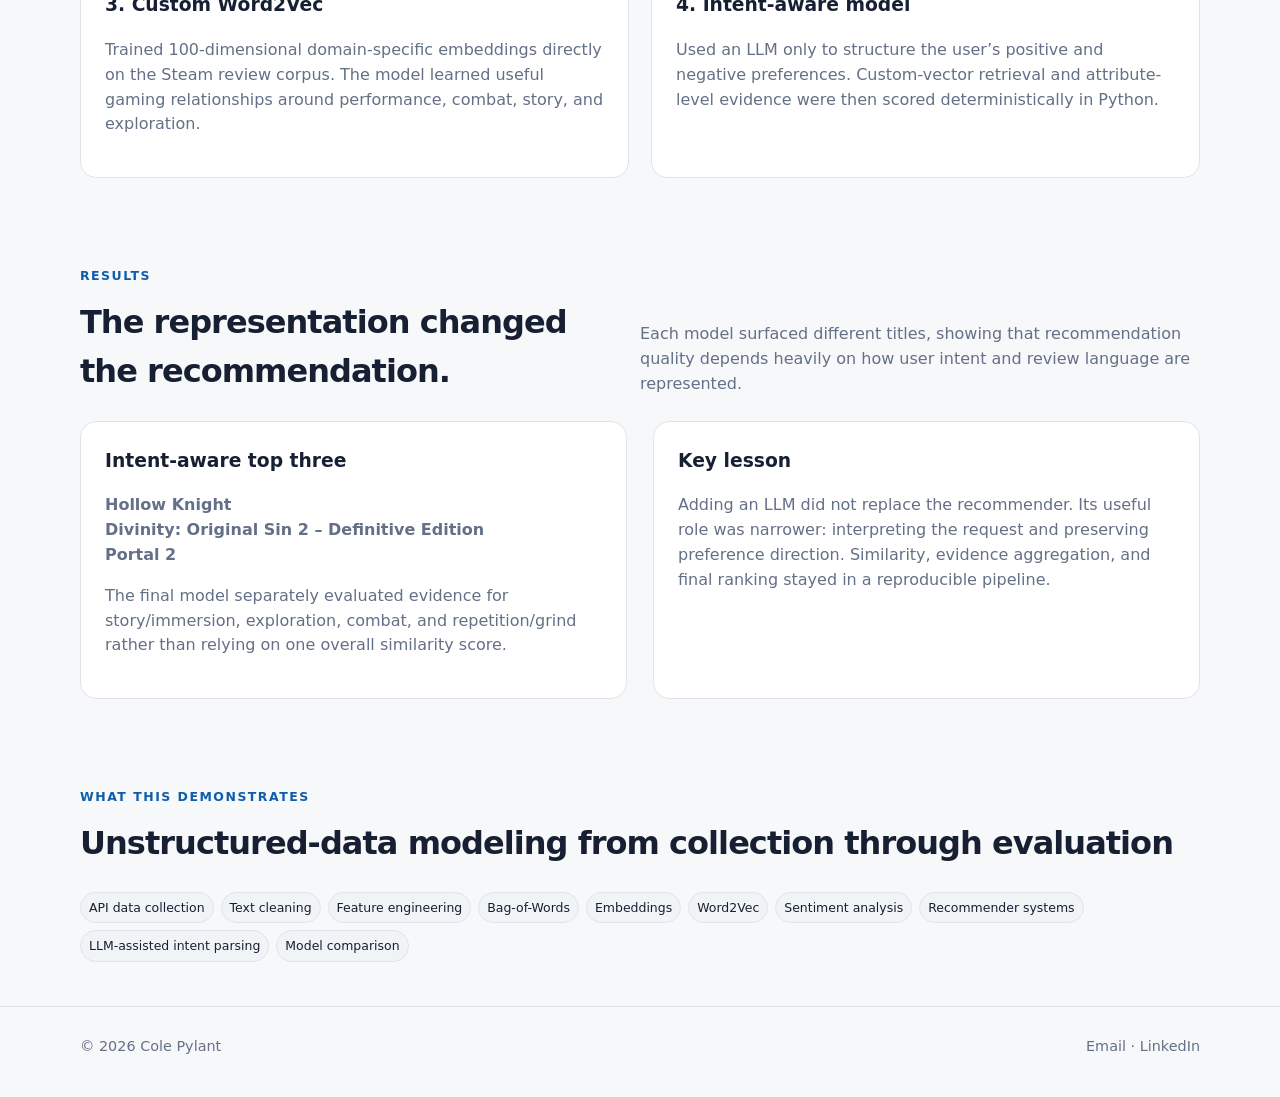
<file: projects/steam-recommender.html>
<!doctype html>
<html lang="en">
<head>
  <meta charset="utf-8"/>
  <meta name="viewport" content="width=device-width,initial-scale=1"/>
  <title>Steam Game Recommender | Cole Pylant</title>
  <meta name="description" content="A Steam review recommender comparing Bag-of-Words, pretrained vectors, custom Word2Vec embeddings, and LLM-assisted intent interpretation."/>
  <link rel="stylesheet" href="../styles.css"/>
</head>
<body>
<nav class="nav"><div class="container nav-inner"><a class="brand" href="../index.html">Cole Pylant</a><div class="nav-links"><a href="../index.html#work">Work</a><a href="../index.html#visualization">Visualization</a><a href="../index.html#about">About</a><a href="mailto:cdp2877@utexas.edu">Contact</a></div></div></nav>
<header class="hero"><div class="container hero-grid">
  <div>
    <div class="eyebrow">NLP · Recommender Systems · Unstructured Data</div>
    <h1>Steam Game Recommender</h1>
    <p>Built and compared four text-based recommendation approaches using Steam user reviews, moving from lexical matching to semantic embeddings and an intent-aware recommendation pipeline.</p>
    <div class="button-row"><a class="btn primary" href="../assets/docs/steam-game-recommender.ipynb" target="_blank">View notebook</a><a class="btn" href="../index.html#work">Back to projects</a></div>
  </div>
  <aside class="hero-panel"><h3>Project at a glance</h3><div class="skill-cloud"><span class="tag">Python</span><span class="tag">spaCy</span><span class="tag">Word2Vec</span><span class="tag">VADER</span><span class="tag">Cosine Similarity</span><span class="tag">LLM Intent Parsing</span></div><div class="small">Review corpus built from public Steam and SteamSpy endpoints, then cleaned and balanced to reduce template, duplicate, and low-information reviews.</div></aside>
</div></header>
<main>
<section><div class="container"><div class="section-head"><div><div class="eyebrow">Problem</div><h2>Recommend games from what a user means, not just the words they type.</h2></div><p>The project tested how different text representations change recommendations when a request contains both desired attributes and something the user explicitly wants to avoid.</p></div>
<div class="about-grid">
  <div class="panel"><h3>Data</h3><p>Collected review and game metadata through public Steam and SteamSpy endpoints. The workflow removed checklist-template reviews, very short or mostly non-text reviews, duplicates, and games with insufficient usable review text. Reviews were capped per game so highly popular titles did not dominate the corpus.</p></div>
  <div class="panel"><h3>Why it was difficult</h3><p>A Bag-of-Words model treats “grindy” as relevant whether the user wants grind or wants to avoid it. The project therefore became a comparison of increasingly semantic representations and, finally, explicit preference direction.</p></div>
</div></div></section>
<section><div class="container"><div class="section-head"><div><div class="eyebrow">Approach</div><h2>Four recommendation systems, one user request</h2></div><p>Keeping the recommendation task fixed made it possible to compare what each representation added and where it failed.</p></div>
<div class="project-grid">
  <div class="panel"><h3>1. Bag-of-Words</h3><p>spaCy preprocessing, document-term vectors, cosine similarity, VADER sentiment, and game-level aggregation. It produced sensible open-world recommendations but mishandled negation.</p></div>
  <div class="panel"><h3>2. Pretrained vectors</h3><p>Replaced exact word overlap with semantic representations so related language such as “fight” and “combat” could contribute to similarity even without exact matches.</p></div>
  <div class="panel"><h3>3. Custom Word2Vec</h3><p>Trained 100-dimensional domain-specific embeddings directly on the Steam review corpus. The model learned useful gaming relationships around performance, combat, story, and exploration.</p></div>
  <div class="panel"><h3>4. Intent-aware model</h3><p>Used an LLM only to structure the user’s positive and negative preferences. Custom-vector retrieval and attribute-level evidence were then scored deterministically in Python.</p></div>
</div></div></section>
<section><div class="container"><div class="section-head"><div><div class="eyebrow">Results</div><h2>The representation changed the recommendation.</h2></div><p>Each model surfaced different titles, showing that recommendation quality depends heavily on how user intent and review language are represented.</p></div>
<div class="about-grid">
  <div class="panel"><h3>Intent-aware top three</h3><p><strong>Hollow Knight</strong><br/><strong>Divinity: Original Sin 2 – Definitive Edition</strong><br/><strong>Portal 2</strong></p><p>The final model separately evaluated evidence for story/immersion, exploration, combat, and repetition/grind rather than relying on one overall similarity score.</p></div>
  <div class="panel"><h3>Key lesson</h3><p>Adding an LLM did not replace the recommender. Its useful role was narrower: interpreting the request and preserving preference direction. Similarity, evidence aggregation, and final ranking stayed in a reproducible pipeline.</p></div>
</div></div></section>
<section><div class="container"><div class="section-head"><div><div class="eyebrow">What this demonstrates</div><h2>Unstructured-data modeling from collection through evaluation</h2></div></div>
<div class="meta"><span>API data collection</span><span>Text cleaning</span><span>Feature engineering</span><span>Bag-of-Words</span><span>Embeddings</span><span>Word2Vec</span><span>Sentiment analysis</span><span>Recommender systems</span><span>LLM-assisted intent parsing</span><span>Model comparison</span></div>
</div></section>
</main>
<footer class="footer"><div class="container footer-inner"><div>© 2026 Cole Pylant</div><div><a href="mailto:cdp2877@utexas.edu">Email</a> · <a href="https://linkedin.com/in/colepylant" target="_blank" rel="noreferrer">LinkedIn</a></div></div></footer>
</body></html>
</file>
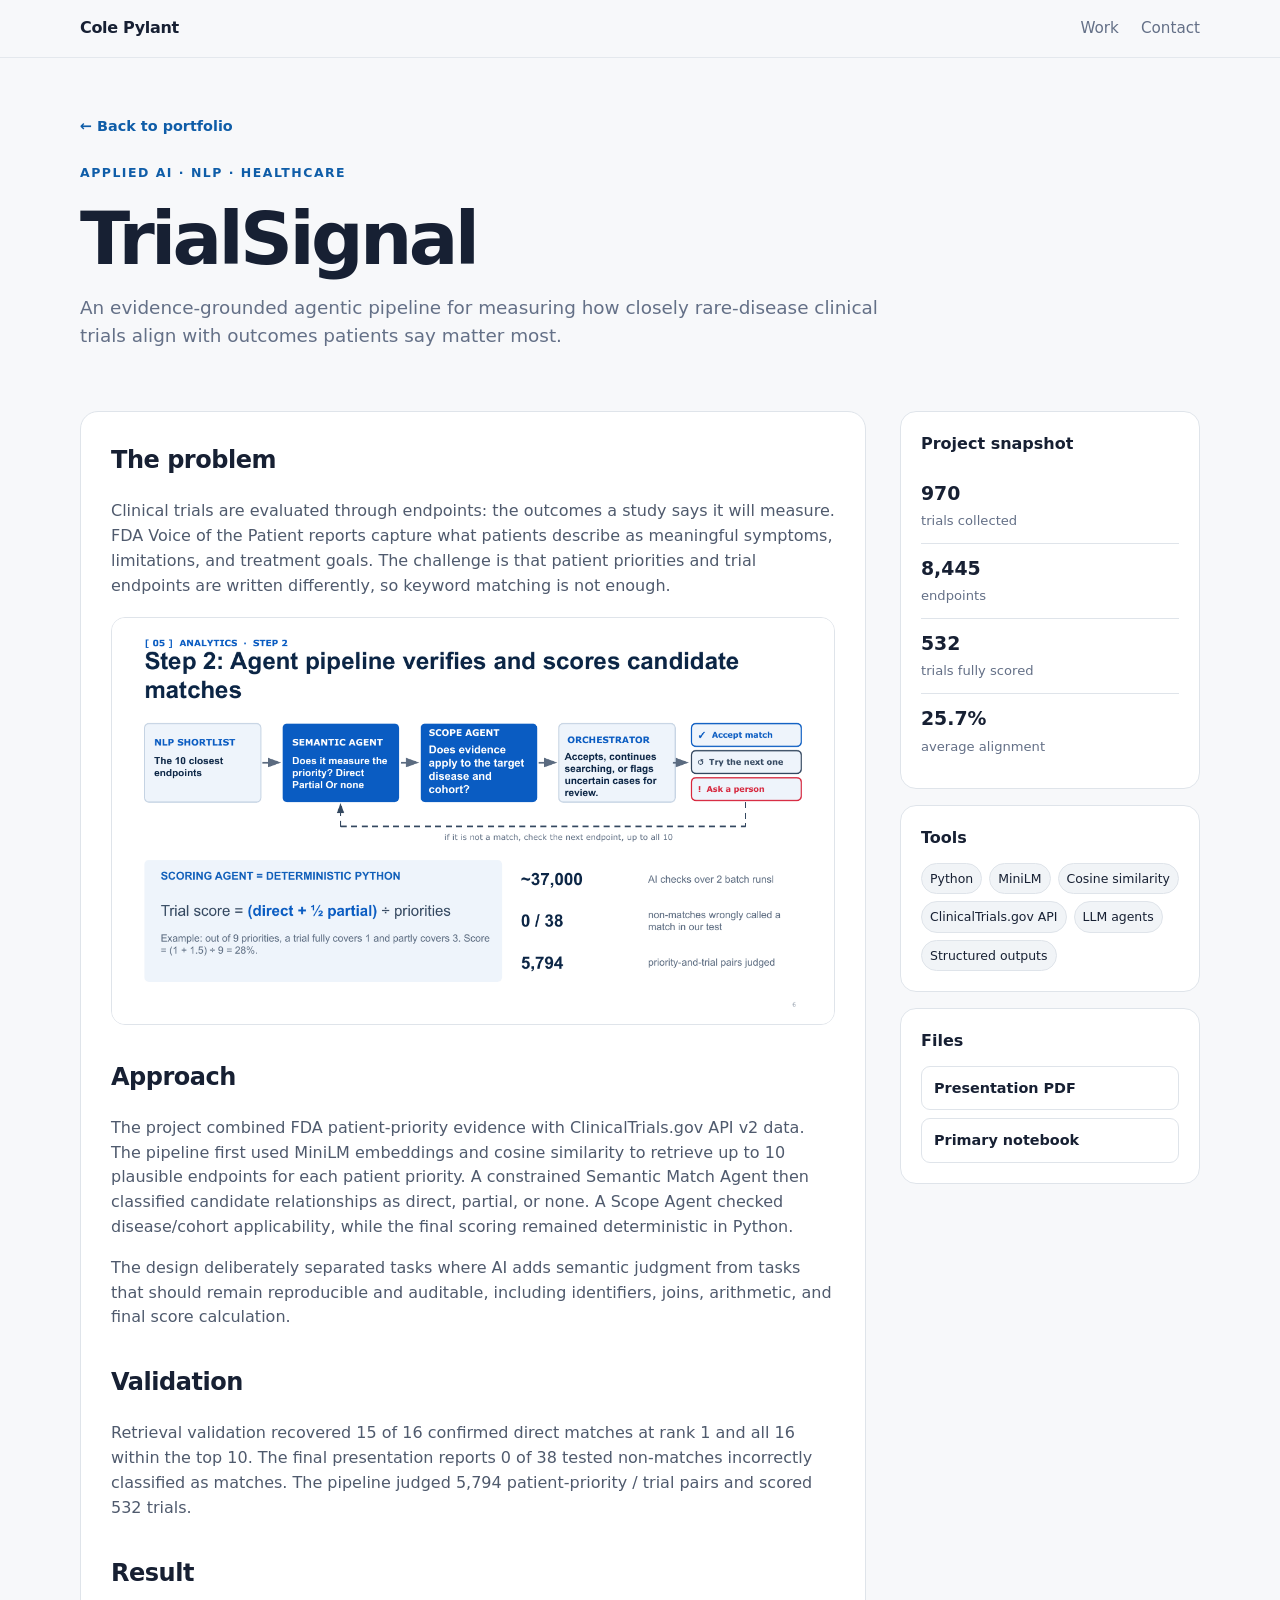
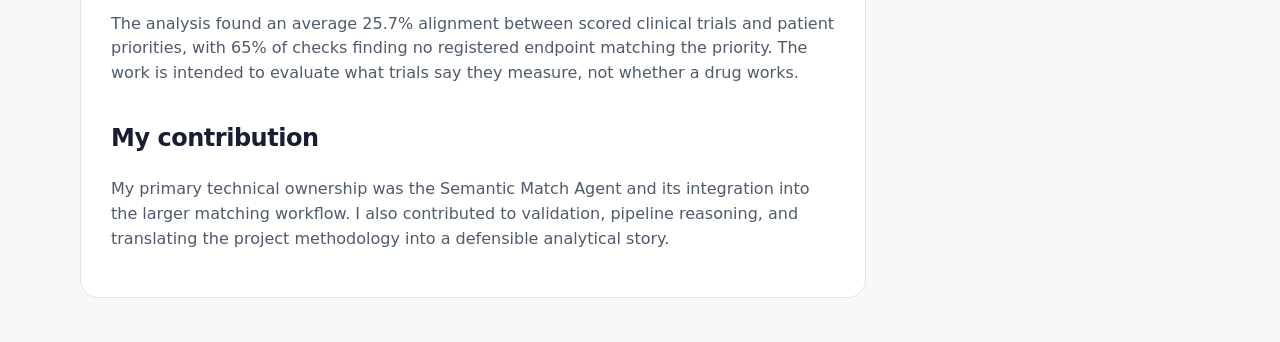
<file: projects/trialsignal.html>
<!doctype html><html lang="en"><head><meta charset="utf-8"><meta name="viewport" content="width=device-width,initial-scale=1"><title>TrialSignal | Cole Pylant</title><link rel="stylesheet" href="../styles.css"></head><body>
<nav class="nav"><div class="container nav-inner"><a class="brand" href="../index.html">Cole Pylant</a><div class="nav-links"><a href="../index.html#work">Work</a><a href="mailto:cdp2877@utexas.edu">Contact</a></div></div></nav>
<header class="project-hero"><div class="container"><a class="back" href="../index.html">← Back to portfolio</a><div class="eyebrow" style="margin-top:24px">Applied AI · NLP · Healthcare</div><h1 class="project-title">TrialSignal</h1><p class="lede">An evidence-grounded agentic pipeline for measuring how closely rare-disease clinical trials align with outcomes patients say matter most.</p></div></header>
<main><section style="padding-top:12px"><div class="container project-layout">
<article class="project-content">
<h2>The problem</h2><p>Clinical trials are evaluated through endpoints: the outcomes a study says it will measure. FDA Voice of the Patient reports capture what patients describe as meaningful symptoms, limitations, and treatment goals. The challenge is that patient priorities and trial endpoints are written differently, so keyword matching is not enough.</p>
<div class="project-visual"><img src="../assets/images/trialsignal-pipeline.png" alt="TrialSignal agent pipeline"></div>
<h2>Approach</h2><p>The project combined FDA patient-priority evidence with ClinicalTrials.gov API v2 data. The pipeline first used MiniLM embeddings and cosine similarity to retrieve up to 10 plausible endpoints for each patient priority. A constrained Semantic Match Agent then classified candidate relationships as direct, partial, or none. A Scope Agent checked disease/cohort applicability, while the final scoring remained deterministic in Python.</p>
<p>The design deliberately separated tasks where AI adds semantic judgment from tasks that should remain reproducible and auditable, including identifiers, joins, arithmetic, and final score calculation.</p>
<h2>Validation</h2><p>Retrieval validation recovered 15 of 16 confirmed direct matches at rank 1 and all 16 within the top 10. The final presentation reports 0 of 38 tested non-matches incorrectly classified as matches. The pipeline judged 5,794 patient-priority / trial pairs and scored 532 trials.</p>
<h2>Result</h2><p>The analysis found an average 25.7% alignment between scored clinical trials and patient priorities, with 65% of checks finding no registered endpoint matching the priority. The work is intended to evaluate what trials say they measure, not whether a drug works.</p>
<h2>My contribution</h2><p>My primary technical ownership was the Semantic Match Agent and its integration into the larger matching workflow. I also contributed to validation, pipeline reasoning, and translating the project methodology into a defensible analytical story.</p>
</article>
<aside class="sidebar"><div class="side-card"><h4>Project snapshot</h4><div class="metric"><strong>970</strong><span>trials collected</span></div><div class="metric"><strong>8,445</strong><span>endpoints</span></div><div class="metric"><strong>532</strong><span>trials fully scored</span></div><div class="metric"><strong>25.7%</strong><span>average alignment</span></div></div><div class="side-card"><h4>Tools</h4><div class="meta"><span>Python</span><span>MiniLM</span><span>Cosine similarity</span><span>ClinicalTrials.gov API</span><span>LLM agents</span><span>Structured outputs</span></div></div><div class="side-card"><h4>Files</h4><div class="download-list"><a href="../assets/docs/trialsignal-presentation.pdf" target="_blank">Presentation PDF</a><a href="../assets/docs/trialsignal-notebook.ipynb">Primary notebook</a></div></div></aside>
</div></section></main></body></html>
</file>
<file: styles.css>
:root{
  --bg:#f7f8fa;
  --surface:#ffffff;
  --ink:#172033;
  --muted:#647087;
  --line:#dfe4ea;
  --accent:#0f5da8;
  --accent-soft:#eaf3fb;
  --dark:#0f1724;
  --max:1120px;
}
*{box-sizing:border-box}
html{scroll-behavior:smooth}
body{margin:0;font-family:Inter,ui-sans-serif,system-ui,-apple-system,BlinkMacSystemFont,"Segoe UI",sans-serif;background:var(--bg);color:var(--ink);line-height:1.55}
a{color:inherit;text-decoration:none}
img{max-width:100%;display:block}
.container{width:min(var(--max),calc(100% - 40px));margin:0 auto}
.nav{position:sticky;top:0;z-index:20;background:rgba(247,248,250,.93);backdrop-filter:blur(14px);border-bottom:1px solid rgba(223,228,234,.8)}
.nav-inner{display:flex;align-items:center;justify-content:space-between;padding:16px 0}
.brand{font-weight:800;letter-spacing:-.02em}.nav-links{display:flex;gap:22px;color:var(--muted);font-size:.95rem}.nav-links a:hover{color:var(--ink)}
.hero{padding:78px 0 56px}.hero-grid{display:grid;grid-template-columns:1.15fr .85fr;gap:56px;align-items:center}.eyebrow{font-size:.78rem;letter-spacing:.12em;text-transform:uppercase;color:var(--accent);font-weight:800;margin-bottom:12px}.hero h1{font-size:clamp(3rem,7vw,5.7rem);line-height:.96;letter-spacing:-.055em;margin:0 0 22px}.hero p{font-size:1.14rem;color:var(--muted);max-width:680px;margin:0 0 28px}.button-row{display:flex;gap:12px;flex-wrap:wrap}.btn{display:inline-flex;align-items:center;gap:8px;border:1px solid var(--line);background:var(--surface);padding:11px 16px;border-radius:10px;font-weight:700;font-size:.94rem}.btn.primary{background:var(--dark);color:#fff;border-color:var(--dark)}.hero-panel{background:var(--dark);color:#fff;border-radius:22px;padding:28px;box-shadow:0 24px 60px rgba(15,23,36,.18)}.hero-panel h3{margin:0 0 16px;font-size:1rem}.skill-cloud{display:flex;flex-wrap:wrap;gap:9px}.tag{display:inline-flex;padding:7px 10px;border-radius:999px;background:rgba(255,255,255,.09);border:1px solid rgba(255,255,255,.12);font-size:.82rem}.hero-panel .small{color:#b8c3d3;font-size:.88rem;margin-top:22px}
section{padding:44px 0}.section-head{display:flex;align-items:flex-end;justify-content:space-between;gap:24px;margin-bottom:24px}.section-head h2{font-size:2rem;margin:0;letter-spacing:-.03em}.section-head p{margin:0;color:var(--muted);max-width:560px}
.project-grid{display:grid;grid-template-columns:repeat(2,minmax(0,1fr));gap:22px}.card{background:var(--surface);border:1px solid var(--line);border-radius:18px;overflow:hidden;transition:.2s ease;box-shadow:0 8px 20px rgba(23,32,51,.04)}.card:hover{transform:translateY(-3px);box-shadow:0 18px 40px rgba(23,32,51,.09)}.card-media{aspect-ratio:16/9;overflow:hidden;background:#e9edf2}.card-media img{width:100%;height:100%;object-fit:cover}.card-body{padding:22px}.card-kicker{font-size:.75rem;letter-spacing:.09em;text-transform:uppercase;color:var(--accent);font-weight:800}.card h3{font-size:1.35rem;margin:7px 0 8px;letter-spacing:-.02em}.card p{color:var(--muted);margin:0 0 16px}.meta{display:flex;flex-wrap:wrap;gap:7px}.meta span{font-size:.78rem;background:#f1f4f7;border:1px solid var(--line);border-radius:999px;padding:5px 8px}.card-link{display:inline-block;margin-top:18px;font-weight:800;color:var(--accent)}
.dashboard-grid{display:grid;grid-template-columns:repeat(4,minmax(0,1fr));gap:16px}.dashboard-card{background:var(--surface);border:1px solid var(--line);border-radius:14px;overflow:hidden}.dashboard-card img{aspect-ratio:4/5;object-fit:cover;object-position:top}.dashboard-card .pad{padding:15px}.dashboard-card h4{margin:0 0 6px;font-size:.98rem}.dashboard-card p{font-size:.84rem;color:var(--muted);margin:0}
.about-grid{display:grid;grid-template-columns:1fr 1fr;gap:26px}.panel{background:var(--surface);border:1px solid var(--line);border-radius:16px;padding:24px}.panel h3{margin-top:0}.panel p{color:var(--muted)}
.footer{border-top:1px solid var(--line);padding:28px 0 40px;color:var(--muted);font-size:.9rem}.footer-inner{display:flex;justify-content:space-between;gap:20px;flex-wrap:wrap}
.project-hero{padding:56px 0 30px}.back{color:var(--accent);font-weight:700;font-size:.9rem}.project-title{font-size:clamp(2.5rem,6vw,4.6rem);line-height:1;letter-spacing:-.05em;margin:20px 0 16px}.lede{font-size:1.15rem;color:var(--muted);max-width:820px}.project-layout{display:grid;grid-template-columns:1fr 300px;gap:34px;align-items:start}.project-content{background:var(--surface);border:1px solid var(--line);border-radius:18px;padding:30px}.project-content h2{margin-top:34px;letter-spacing:-.02em}.project-content h2:first-child{margin-top:0}.project-content p,.project-content li{color:#4f5a6d}.sidebar{position:sticky;top:88px}.side-card{background:var(--surface);border:1px solid var(--line);border-radius:16px;padding:20px;margin-bottom:16px}.side-card h4{margin:0 0 12px}.metric{padding:10px 0;border-bottom:1px solid var(--line)}.metric:last-child{border-bottom:0}.metric strong{display:block;font-size:1.18rem}.metric span{font-size:.82rem;color:var(--muted)}.project-visual{border:1px solid var(--line);border-radius:14px;overflow:hidden;margin:18px 0 24px;background:#fff}.project-visual img{width:100%}.download-list{display:grid;gap:8px}.download-list a{padding:10px 12px;border:1px solid var(--line);border-radius:9px;font-weight:700;font-size:.9rem}.dash-detail{display:grid;grid-template-columns:1fr 1fr;gap:18px}.dash-detail figure{margin:0;background:var(--surface);border:1px solid var(--line);border-radius:14px;overflow:hidden}.dash-detail figcaption{padding:12px 14px;color:var(--muted);font-size:.84rem}
@media(max-width:900px){.hero-grid,.about-grid,.project-layout{grid-template-columns:1fr}.hero{padding-top:50px}.project-grid{grid-template-columns:1fr}.dashboard-grid{grid-template-columns:repeat(2,1fr)}.sidebar{position:static}.dash-detail{grid-template-columns:1fr}}
@media(max-width:560px){.container{width:min(var(--max),calc(100% - 24px))}.nav-links{gap:12px;font-size:.82rem}.hero h1{font-size:3rem}.dashboard-grid{grid-template-columns:1fr}.section-head{display:block}.section-head p{margin-top:8px}}
</file>
